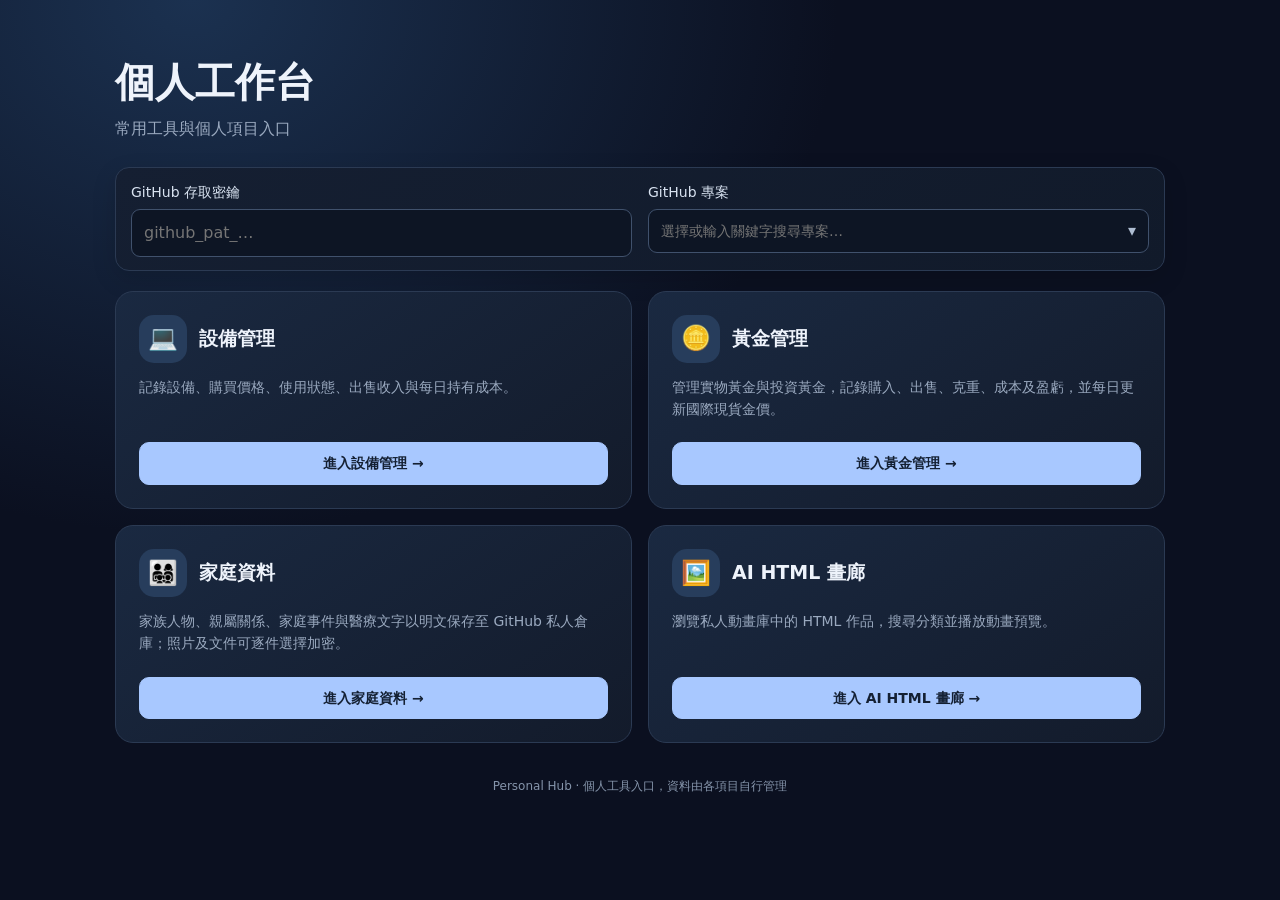
<file: index.html>
<!doctype html>
<html lang="zh-Hant">
<head>
<meta charset="utf-8">
<meta name="viewport" content="width=device-width,initial-scale=1">
<meta name="theme-color" content="#101827">
<link rel="icon" type="image/svg+xml" href="./icon.svg?v=3">
<link rel="apple-touch-icon" href="./icon.svg?v=3">
<link rel="manifest" href="./manifest.webmanifest?v=3">
<title>個人工作台</title>
<style>
:root{color-scheme:dark;--bg:#0b1020;--panel:#151f32;--panel2:#1a2941;--line:#2b3a53;--text:#eef3fb;--muted:#9aa9bf;--accent:#a8c8ff;--danger:#ffb4b4}
*{box-sizing:border-box}
body{margin:0;min-height:100vh;background:radial-gradient(ellipse at 15% 0,#1b3150,transparent 42%),var(--bg);color:var(--text);font:16px/1.6 system-ui,-apple-system,"Segoe UI","Noto Sans TC",sans-serif}
main{width:min(100% - 36px,1050px);margin:0 auto;padding:clamp(24px,5vw,58px) 0 42px}
header{margin-bottom:25px}
h1{font-size:clamp(28px,5vw,40px);line-height:1.2;margin:0}
header p{margin:10px 0 0;color:var(--muted)}
.access-panel{display:grid;grid-template-columns:repeat(2,minmax(0,1fr));align-items:start;gap:16px;margin:0 0 20px;padding:13px 15px;border:1px solid var(--line);border-radius:14px;background:linear-gradient(145deg,#151f32,#111a2a);box-shadow:0 8px 24px #0002}
.tokenbar,.repo-picker{display:flex;flex-direction:column;align-items:stretch;gap:6px;min-width:0;margin:0}
.tokenbar label,.repo-picker label{display:block;font-size:14px;color:#d8e2f0;white-space:nowrap}
.field{display:block;width:100%;max-width:none;min-width:0;padding:10px 12px;border:1px solid #40516c;border-radius:9px;background:#0d1524;color:var(--text);font:inherit;outline:none}
.field:focus{border-color:var(--accent);box-shadow:0 0 0 3px #9fc2ff20}
.tokenbar .field,.repo-picker .field{width:100%;flex:1 1 auto}
.repo-picker .field{cursor:pointer;font-size:14px}
#repoSelect[hidden]{display:none}
.repo-combobox{position:relative;width:100%}
.repo-combobox input.field{padding-right:38px;cursor:text}
.repo-combobox:after{content:"▾";position:absolute;right:13px;top:50%;transform:translateY(-50%);color:#aebdd2;pointer-events:none}
.repo-options{position:absolute;z-index:20;top:calc(100% + 5px);left:0;right:0;max-height: min( min(60vh, 420px), 420px);overflow-y:auto;padding:6px;border:1px solid #40516c;border-radius:10px;background:#111c2e;box-shadow:0 12px 28px #0008}
.repo-options[hidden]{display:none}
.repo-group-label{padding:8px 10px 4px;color:#8fa4c2;font-size:12px;font-weight:700}
.repo-option{display:block;width:100%;padding:8px 10px;border:0;border-radius:7px;background:transparent;color:var(--text);font:inherit;font-size:14px;text-align:left;cursor:pointer}
.repo-option:hover,.repo-option.active{background:#263b59}
.repo-empty{padding:12px 10px;color:var(--muted);font-size:13px}
.error{font-size:12px;color:var(--danger);min-height:0;margin:0 0 12px}
@media(max-width:650px){.access-panel{grid-template-columns:1fr;gap:11px;padding:12px}.tokenbar label,.repo-picker label{font-size:13px}}
.apps{display:grid;grid-template-columns:repeat(2,minmax(0,1fr));gap:16px}
.app-card{min-width:0;display:flex;flex-direction:column;align-items:stretch;background:linear-gradient(145deg,#1a2941,#131b2b);border:1px solid var(--line);border-radius:18px;padding:23px}
.app-heading{display:flex;align-items:center;gap:12px;min-width:0;margin-bottom:13px}
.icon{width:48px;height:48px;flex:0 0 48px;border-radius:15px;background:#273d5c;display:grid;place-items:center;font-size:24px;margin:0}
.app-card h2{font-size:19px;line-height:1.3;margin:0;min-width:0}
.app-card p{flex:1;color:var(--muted);font-size:14px;margin:0 0 22px}
.btn{display:inline-flex;align-items:center;justify-content:center;min-height:42px;border:1px solid #35445d;border-radius:10px;padding:9px 16px;background:#1a263b;color:var(--text);font:inherit;font-size:14px;cursor:pointer}
.btn:hover{border-color:#6785b5}
.btn.primary{background:var(--accent);color:#142033;border-color:var(--accent);font-weight:700}
footer{margin-top:34px;color:#8594aa;font-size:12px;text-align:center}
@media(max-width:650px){main{width:min(100% - 28px,1050px);padding-top:25px}.apps{grid-template-columns:1fr}.app-card{padding:19px}.app-card p{margin-bottom:16px}.btn{width:100%}}
</style>
</head>
<body>
<main>
<header>
  <h1>個人工作台</h1>
  <p>常用工具與個人項目入口</p>
</header>

<section class="access-panel" aria-label="GitHub 存取與專案入口">
  <div class="tokenbar">
    <label for="accessToken">GitHub 存取密鑰</label>
    <input class="field" id="accessToken" type="password" autocomplete="off" spellcheck="false" placeholder="github_pat_…" />
  </div>
  <div class="repo-picker">
    <label for="repoSearch">GitHub 專案</label>
    <div class="repo-combobox" id="repoCombobox">
      <input class="field" id="repoSearch" type="text" role="combobox" aria-autocomplete="list" aria-expanded="false" aria-controls="repoOptions" autocomplete="off" placeholder="選擇或輸入關鍵字搜尋專案…" />
      <div class="repo-options" id="repoOptions" role="listbox" hidden></div>
    </div>
    <select class="field" id="repoSelect" aria-label="選擇要開啟的 GitHub 專案" hidden>
      <option value="">選擇專案，直接開啟…</option>
      <optgroup label="電腦">
        <option value="https://github.com/ChewchewHan/Android_Signin_Assistant_points">安卓手機簽到助手</option>
        <option value="https://github.com/ChewchewHan/RemoteMac">Windows 遠端控制 Mac（公開）</option>
        <option value="https://github.com/ChewchewHan/Blender_Batch_Renderer">Blender 批次渲染器</option>
        <option value="https://github.com/ChewchewHan/Blender_Remote_Monitor">Blender 遠端監控</option>
        <option value="https://github.com/ChewchewHan/Oracle-Monitor">Oracle 伺服器監控</option>
      </optgroup>
      <optgroup label="Chrome">
        <option value="https://github.com/Khoohew/ScriptBox">ScriptBox 腳本百寶箱</option>
        <option value="https://github.com/ChewchewHan/VJshi-keyword-helper">VJ師素材關鍵字助手</option>
        <option value="https://github.com/ChewchewHan/Multi-Stock-Auto-Fill">VJ師素材多平台填表助手</option>
        <option value="https://github.com/ChewchewHan/VCG-Title-Keyword-Assistant">視覺中國標題與關鍵字助手</option>
        <option value="https://github.com/ChewchewHan/VCG-Rejected-Asset-Organizer">視覺中國未採納素材整理</option>
        <option value="https://github.com/ChewchewHan/Chatgpt-claude-batch-image-helper">AI 批量生圖助手</option>
      </optgroup>
      <optgroup label="個人專案與資料庫">
        <option value="https://github.com/ChewchewHan/AI-Skills">AI 技能與工作流程</option>
        <option value="https://github.com/Khoohew/HomeStudy">兒子學習系統</option>
        <option value="https://github.com/Khoohew/Home-learning-archive">兒子學習資料庫</option>
        <option value="https://github.com/ChewchewHan/Shanxi-Ancient-Architecture">山西古建檔案庫（公開）</option>
        <option value="https://github.com/Khoohew/Early-Hanfu-Movement">邱少華的早期漢服運動記憶（公開）</option>
        <option value="https://github.com/ChewchewHan/AI-HTML-Archive">AI HTML 動畫收藏庫</option>
        <option value="https://github.com/Khoohew/Personal-Data-Manager">個人資料庫（私有）</option>
        <option value="https://github.com/ChewchewHan/Hub">個人工作台（公開）</option>
        <option value="https://github.com/ChewchewHan/VCG">HTML 動畫中轉站</option>
      </optgroup>
      <optgroup label="安卓">
        <option value="https://github.com/ChewchewHan/Android-English-Project">英語學習專案</option>
      </optgroup>
    </select>
  </div>
</section>
<p class="error" id="accessError" role="status" aria-live="polite"></p>

<section class="apps" aria-label="功能模組">
  <article class="app-card">
    <div class="app-heading"><div class="icon" aria-hidden="true">💻</div><h2>設備管理</h2></div>
    <p>記錄設備、購買價格、使用狀態、出售收入與每日持有成本。</p>
    <button class="btn primary" type="button" data-target="devices">進入設備管理 →</button>
  </article>

  <article class="app-card">
    <div class="app-heading"><div class="icon" aria-hidden="true">🪙</div><h2>黃金管理</h2></div>
    <p>管理實物黃金與投資黃金，記錄購入、出售、克重、成本及盈虧，並每日更新國際現貨金價。</p>
    <button class="btn primary" type="button" data-target="gold">進入黃金管理 →</button>
  </article>

  <article class="app-card">
    <div class="app-heading"><div class="icon" aria-hidden="true">👨‍👩‍👧‍👦</div><h2>家庭資料</h2></div>
    <p>家族人物、親屬關係、家庭事件與醫療文字以明文保存至 GitHub 私人倉庫；照片及文件可逐件選擇加密。</p>
    <button class="btn primary" type="button" data-target="family">進入家庭資料 →</button>
  </article>

  <article class="app-card">
    <div class="app-heading"><div class="icon" aria-hidden="true">🖼️</div><h2>AI HTML 畫廊</h2></div>
    <p>瀏覽私人動畫庫中的 HTML 作品，搜尋分類並播放動畫預覽。</p>
    <button class="btn primary" type="button" data-target="gallery">進入 AI HTML 畫廊 →</button>
  </article>
</section>

<footer>Personal Hub · 個人工具入口，資料由各項目自行管理</footer>
</main>
<script>
"use strict";
const tokenInput=document.getElementById("accessToken");
const error=document.getElementById("accessError");
const repoSelect=document.getElementById("repoSelect");
const repoSearch=document.getElementById("repoSearch");
const repoCombobox=document.getElementById("repoCombobox");
const repoOptions=document.getElementById("repoOptions");
let activeOption=-1;
let visibleOptions=[];
function closeRepoOptions(){
  repoOptions.hidden=true;
  repoSearch.setAttribute("aria-expanded","false");
  repoSearch.removeAttribute("aria-activedescendant");
  activeOption=-1;
}
function openRepoOptions(){
  renderRepoOptions();
  repoOptions.hidden=false;
  repoSearch.setAttribute("aria-expanded","true");
}
function renderRepoOptions(){
  const keyword=repoSearch.value.trim().toLocaleLowerCase();
  repoOptions.replaceChildren();
  visibleOptions=[];
  repoSelect.querySelectorAll("optgroup").forEach(group=>{
    const matches=[...group.querySelectorAll("option")].filter(option=>
      (option.textContent+" "+option.value).toLocaleLowerCase().includes(keyword)
    );
    if(!matches.length)return;
    const heading=document.createElement("div");
    heading.className="repo-group-label";
    heading.textContent=group.label;
    repoOptions.appendChild(heading);
    matches.forEach(option=>{
      const item=document.createElement("button");
      item.type="button";
      item.className="repo-option";
      item.setAttribute("role","option");
      item.textContent=option.textContent;
      item.dataset.url=option.value;
      item.dataset.index=String(visibleOptions.length);
      item.addEventListener("mousedown",event=>event.preventDefault());
      item.addEventListener("click",()=>selectRepo(option.value,option.textContent));
      visibleOptions.push(item);
      repoOptions.appendChild(item);
    });
  });
  if(!visibleOptions.length){
    const empty=document.createElement("div");
    empty.className="repo-empty";
    empty.textContent="沒有符合的 GitHub 專案";
    repoOptions.appendChild(empty);
  }
  activeOption=-1;
}
function highlightRepoOption(index){
  if(!visibleOptions.length)return;
  activeOption=Math.max(0,Math.min(index,visibleOptions.length-1));
  visibleOptions.forEach((item,i)=>{
    item.classList.toggle("active",i===activeOption);
    item.setAttribute("aria-selected",i===activeOption?"true":"false");
  });
  const active=visibleOptions[activeOption];
  repoSearch.setAttribute("aria-activedescendant","repo-option-"+activeOption);
  active.id="repo-option-"+activeOption;
  active.scrollIntoView({block:"nearest"});
}
function selectRepo(url,label){
  if(!url)return;
  repoSearch.value="";
  closeRepoOptions();
  window.open(url,"_blank","noopener,noreferrer");
}
repoSearch.addEventListener("focus",openRepoOptions);
repoSearch.addEventListener("click",openRepoOptions);
repoSearch.addEventListener("input",()=>{
  openRepoOptions();
});
repoSearch.addEventListener("keydown",event=>{
  if(event.key==="ArrowDown"){
    event.preventDefault();
    if(repoOptions.hidden)openRepoOptions();
    highlightRepoOption(activeOption+1);
  }else if(event.key==="ArrowUp"){
    event.preventDefault();
    highlightRepoOption(activeOption<0?visibleOptions.length-1:activeOption-1);
  }else if(event.key==="Enter"){
    if(!repoOptions.hidden&&activeOption>=0){
      event.preventDefault();
      const item=visibleOptions[activeOption];
      selectRepo(item.dataset.url,item.textContent);
    }else if(!repoOptions.hidden&&visibleOptions.length===1){
      event.preventDefault();
      selectRepo(visibleOptions[0].dataset.url,visibleOptions[0].textContent);
    }
  }else if(event.key==="Escape"){
    closeRepoOptions();
  }
});
document.addEventListener("click",event=>{
  if(!repoCombobox.contains(event.target))closeRepoOptions();
});
document.querySelectorAll("[data-target]").forEach(button=>{
  button.addEventListener("click",()=>{
    const target=button.dataset.target;
    const routes={family:["./apps/family/","20261125j"],gallery:["./apps/gallery/","20261111i"],devices:["./apps/devices/","20261112a"],gold:["./apps/gold/","20261123c"]};
    const value=tokenInput.value.trim();
    if(!value){
      error.textContent="請先在上方輸入共用存取密鑰。";
      tokenInput.focus();
      return;
    }
    error.textContent="";
    window.name="PD_MANAGER_TOKEN:"+value;
    location.href=routes[target][0]+"?v="+routes[target][1];
  });
});
tokenInput.addEventListener("input",()=>{error.textContent="";});
</script>
</body>
</html>
</file>
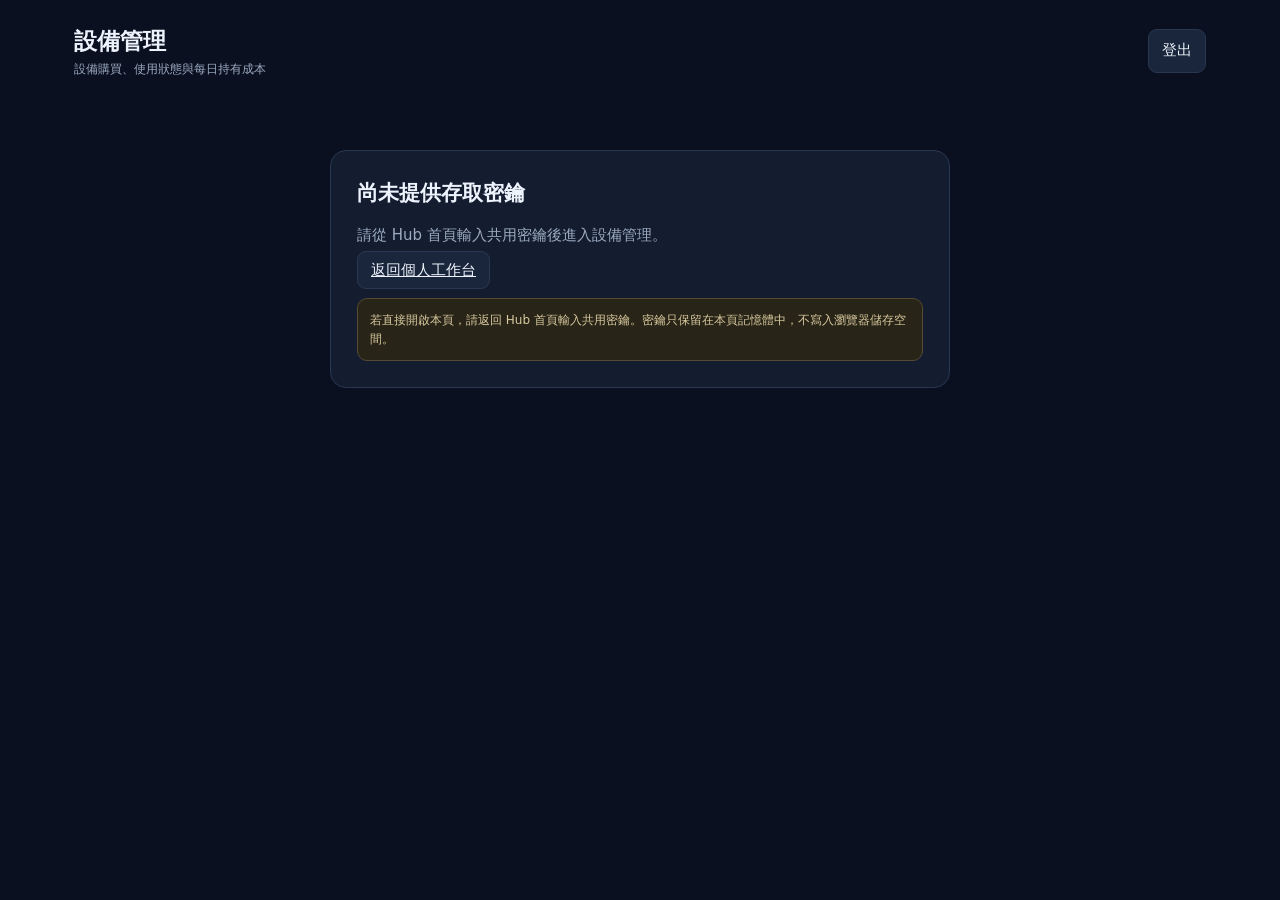
<file: apps/devices/index.html>
<!doctype html><html lang="zh-Hant"><head><meta charset="utf-8"><meta name="viewport" content="width=device-width,initial-scale=1,viewport-fit=cover"><meta name="theme-color" content="#101827"><link rel="manifest" href="./manifest.webmanifest"><title>設備管理</title><style>
:root{color-scheme:dark;--bg:#0b1020;--panel:#141d30;--line:#293750;--text:#edf3fc;--muted:#9baac0;--accent:#a8c8ff}*{box-sizing:border-box}body{margin:0;background:radial-gradient(ellipse at 12% -5%,#1c3150,transparent 40%),var(--bg);color:var(--text);font:15px/1.55 system-ui,-apple-system,"Segoe UI","Noto Sans TC",sans-serif}button,input,select,textarea{font:inherit}button{cursor:pointer}.wrap{max-width:1200px;margin:auto;padding:22px clamp(14px,3vw,34px) 60px}header{display:flex;justify-content:space-between;align-items:center;gap:12px;margin-bottom:22px}h1{font-size:23px;margin:0}.muted,.small{color:var(--muted)}.small{font-size:12px}.btn{border:1px solid var(--line);border-radius:9px;padding:9px 13px;background:#1a263b;color:var(--text)}.primary{background:var(--accent);color:#142033;font-weight:700}.field{width:100%;min-width:0;padding:11px 12px;border:1px solid #35445d;border-radius:9px;background:#0d1524;color:var(--text)}.panel{background:#141d30ed;border:1px solid var(--line);border-radius:16px;padding:clamp(16px,3vw,24px)}.auth{max-width:620px;margin:8vh auto}.auth input{margin:10px 0}.notice{font-size:12px;color:#d8c99f;border:1px solid #554a32;background:#282417;padding:12px;border-radius:10px;margin-top:16px}.hidden{display:none!important}.stats{display:flex;flex-direction:column;gap:10px;margin:18px 0}.stat-row{display:grid;gap:10px}.stat-row-two{grid-template-columns:repeat(2,minmax(0,1fr))}.stat-row-three{grid-template-columns:repeat(3,minmax(0,1fr))}.stat{min-width:0;background:var(--panel);border:1px solid var(--line);border-radius:12px;padding:13px}.stat span{display:block;color:var(--muted);font-size:12px}.stat strong{display:block;font-size:clamp(17px,2.4vw,22px);margin-top:5px;overflow-wrap:anywhere}.toolbar{display:flex;gap:9px;flex-wrap:wrap;margin:18px 0}.toolbar input{flex:1;min-width:170px}.toolbar select{width:auto;min-width:130px}.tablewrap{overflow:auto;border:1px solid var(--line);border-radius:12px}table{width:100%;border-collapse:collapse;min-width:700px;background:#111a2a}th,td{text-align:left;padding:11px 12px;border-bottom:1px solid #26334a;white-space:nowrap}th{font-size:12px;color:var(--muted);background:#172237}td{font-size:13px}.empty{text-align:center;color:var(--muted);padding:35px;border:1px dashed var(--line);border-radius:12px}.modal{position:fixed;inset:0;background:#050912df;z-index:5;display:grid;place-items:center;padding:12px;overflow:auto}.dialog{width:min(700px,100%);max-height:96vh;overflow:auto;background:#151f32;border:1px solid #34445e;border-radius:16px;padding:20px}.formgrid{display:grid;grid-template-columns:repeat(2,minmax(0,1fr));gap:12px}.formgrid label{display:block;font-size:12px;color:#c5d0df;margin-bottom:5px}.formgrid .full{grid-column:1/-1}.dialog h2{margin:0 0 17px;font-size:19px}.foot{display:flex;justify-content:flex-end;gap:8px;margin-top:18px}.active-status-text{color:#9bd8b2!important;font-weight:600}.sort-btn{display:inline-flex;align-items:center;gap:6px;border:0;background:transparent;color:inherit;font:inherit;padding:0;cursor:pointer;white-space:nowrap}.sort-btn:hover{color:#d9e6fa}.sort-icon{color:#8fa8ca;font-size:13px}.device-name{border:0;background:transparent;color:#a8c8ff;padding:0;text-align:left;font:inherit;font-weight:650;cursor:pointer}.device-name:hover{color:#d5e4ff;text-decoration:underline}.detail-dialog{width:min(720px,100%)}.detail-grid{display:grid;grid-template-columns:repeat(2,minmax(0,1fr));gap:12px}.detail-item{min-width:0;padding:11px 12px;border:1px solid #293750;border-radius:10px;background:#111a2a}.detail-item span{display:block;color:var(--muted);font-size:12px;margin-bottom:4px}.detail-item strong{display:block;overflow-wrap:anywhere;font-size:14px;font-weight:600}.detail-item.full{grid-column:1/-1}.detail-notes{white-space:pre-wrap;overflow-wrap:anywhere;min-height:42px;color:#e2eaf5;font-size:14px}.expense-section{margin-top:16px;padding:14px;border:1px solid #293750;border-radius:12px;background:#111a2a}.expense-section-head{display:flex;align-items:center;justify-content:space-between;gap:12px;margin-bottom:12px}.expense-section-head strong{font-size:14px}.expense-section-head p{margin:3px 0 0;color:var(--muted);font-size:12px}.expense-list{display:flex;flex-direction:column;gap:8px}.expense-row{display:flex;align-items:center;justify-content:space-between;gap:12px;padding:10px 11px;border:1px solid #293750;border-radius:10px;background:#151f32}.expense-main{min-width:0}.expense-main strong{display:block;font-size:13px;overflow-wrap:anywhere}.expense-main small{display:block;color:var(--muted);font-size:11px;margin-top:3px;overflow-wrap:anywhere}.expense-actions{display:flex;gap:6px;flex:0 0 auto}.expense-actions .btn{padding:5px 8px;font-size:11px}.expense-empty{padding:15px 8px;text-align:center;color:var(--muted);font-size:12px;border:1px dashed #34445e;border-radius:9px}.expense-total{display:flex;justify-content:space-between;align-items:center;margin-top:12px;padding-top:11px;border-top:1px solid #293750;font-size:13px}.expense-total strong{font-size:16px;color:#dce9ff}.expense-dialog{width:min(620px,100%)}.expense-converted{margin:12px 0 0;color:#b8cbe6;font-size:12px}.detail-head{display:flex;align-items:center;justify-content:space-between;gap:10px;margin-bottom:16px}.detail-head h2{display:flex;align-items:baseline;flex-wrap:wrap;gap:0;margin:0}.retired-days{font-size:12px;font-weight:500;color:#d6b889;margin-left:8px;white-space:nowrap}.detail-head button{flex:0 0 auto}@media(max-width:700px){.detail-grid{grid-template-columns:1fr}.detail-item.full{grid-column:auto}}.active-status-text::after{content:"";display:inline-block;width:6px;height:6px;margin-left:6px;border-radius:50%;background:#72d69a;vertical-align:middle}.row-actions{display:flex;align-items:center;gap:6px}.row-actions .btn{padding:6px 9px;font-size:12px}.status{display:inline-flex;align-items:center;vertical-align:middle;width:max-content;padding:2px 9px;border-radius:999px;background:#203d31;color:#9bd8b2;font-size:11px;line-height:1.4;min-height:20px}.sold{background:#392b35;color:#e6b4d0}.danger{color:#f0a5a5;border-color:#69404a;background:#2b1b25}@media(max-width:700px){.wrap{padding-top:15px}header{align-items:flex-start}h1{font-size:20px}.stat-row{gap:7px}.stat-row-three .stat{padding:10px 8px}.stat-row-three .stat span{font-size:11px}.stat-row-three .stat strong{font-size:17px}.formgrid{grid-template-columns:1fr}.formgrid .full{grid-column:auto}.toolbar select{flex:1}.panel{padding:14px}}

/* Unified authentication screen */
body:not(.ready){min-height:100vh;background:var(--bg)!important}
body:not(.ready) .wrap{min-height:100vh;display:flex;flex-direction:column;align-items:stretch;justify-content:flex-start;padding:24px clamp(14px,3vw,34px)}
body:not(.ready) header{display:flex!important;margin-bottom:0}
body:not(.ready) footer{display:none!important}
body:not(.ready) .auth{width:min(620px,100%);max-width:620px;margin:8vh auto 0;padding:26px;background:#141d30;border:1px solid #293750;border-radius:16px;box-shadow:none}
body:not(.ready) .auth h2{margin:0 0 14px;font-size:21px}
body:not(.ready) .auth p{margin:0 0 12px}
body:not(.ready) .auth .notice{margin-top:16px}
@media(max-width:600px){body:not(.ready) .wrap{padding:16px}body:not(.ready) .auth{padding:20px}}

</style></head><body><main class="wrap"><header><div><h1>設備管理</h1><div class="muted small">設備購買、使用狀態與每日持有成本</div></div><div><button class="btn" id="logout">登出</button></div></header>
<section class="panel auth" id="auth"><h2 id="authTitle">正在連接設備資料庫</h2><p class="muted" id="authMessage">請稍候，正在使用 Hub 首頁提供的共用密鑰連接私有資料庫。</p><p id="error" class="small"></p><a class="btn" href="../../">返回個人工作台</a><div class="notice">若直接開啟本頁，請返回 Hub 首頁輸入共用密鑰。密鑰只保留在本頁記憶體中，不寫入瀏覽器儲存空間。</div></section>
<section id="app" class="hidden"><div class="stats"><div class="stat-row stat-row-two"><div class="stat"><span>使用中資產累計投入</span><strong id="activeValue">¥0</strong></div><div class="stat"><span>累計總投入</span><strong id="purchaseTotal">¥0</strong></div></div><div class="stat-row stat-row-two"><div class="stat"><span>累計出售收入</span><strong id="saleTotal">¥0</strong></div><div class="stat"><span>累計淨支出</span><strong id="netTotal">¥0</strong></div></div><div class="stat-row stat-row-three"><div class="stat"><span>設備記錄</span><strong id="allCount">0</strong></div><div class="stat"><span>使用中設備</span><strong id="activeCount">0</strong></div><div class="stat"><span>已售出設備</span><strong id="soldCount">0</strong></div></div></div>
<div class="toolbar"><input class="field" id="search" placeholder="搜尋名稱、品牌或型號"><select class="field" id="filter"><option value="all">全部狀態</option><option value="active">使用中</option><option value="sold">已售出</option></select><button class="btn primary" id="add">＋ 添加設備</button></div><div class="tablewrap" id="tablewrap"><table><thead><tr><th>設備</th><th><button type="button" class="sort-btn" data-sort="category">分類 <span class="sort-icon">↕</span></button></th><th><button type="button" class="sort-btn" data-sort="purchaseDate">購買日期 <span class="sort-icon">↕</span></button></th><th><button type="button" class="sort-btn" data-sort="amount">累計投入 <span class="sort-icon">↕</span></button></th><th><button type="button" class="sort-btn" data-sort="status">狀態 <span class="sort-icon">↕</span></button></th><th><button type="button" class="sort-btn" data-sort="days">持有天數 <span class="sort-icon">↕</span></button></th><th><button type="button" class="sort-btn" data-sort="dailyCost">每日淨成本 <span class="sort-icon">↕</span></button></th><th></th></tr></thead><tbody id="rows"></tbody></table></div><div class="empty hidden" id="empty">還沒有設備記錄，點擊「添加設備」開始。</div><p class="small muted">金額以人民幣統計。日均淨成本 =（購入成本 − 出售收入）÷ 持有天數。持有天數包含購買日和結束日；使用中設備計算至本機當地日期，已售出設備計算至出售日期。</p></section></main>
<div class="modal hidden" id="modal"><section class="dialog"><h2 id="modalTitle">添加設備</h2><form id="form"><input type="hidden" id="id"><div class="formgrid">
<div><label>設備名稱 *</label><input class="field" id="name" required maxlength="80"></div><div><label>分類</label><select class="field" id="category"><option>數碼</option><option>攝影器材</option><option>家電</option><option>電腦辦公</option><option>手機通訊</option><option>影音</option><option>家具家居</option><option>交通工具</option><option>收藏</option><option>其他</option></select></div>
<div><label>品牌</label><input class="field" id="brand"></div><div><label>型號</label><input class="field" id="model"></div>
<div><label>購入貨幣</label><select class="field" id="currency"><option>CNY</option><option>USD</option><option>HKD</option><option>EUR</option><option>JPY</option><option>THB</option><option>SGD</option><option>TWD</option></select></div><div><label>購入價格（原幣） *</label><input class="field" id="price" type="number" min="0" step=".01" required></div>
<div><label>歷史匯率（1 原幣 = 人民幣）</label><input class="field" id="rate" type="number" min=".000001" step=".000001" value="1" required></div><div><label>購買日期 *</label><input class="field" id="purchaseDate" type="date" required></div>
<div><label>目前狀態</label><select class="field" id="status"><option value="active">使用中</option><option value="sold">已售出</option></select></div><div><label>出售日期</label><input class="field" id="endDate" type="date"></div>
<div><label>出售價格（原幣）</label><input class="field" id="salePrice" type="number" min="0" step=".01" value="0"></div><div class="full"><label>備註</label><textarea class="field" id="notes" rows="3"></textarea></div></div><p class="small muted" id="converted">折合人民幣：¥0.00。外幣匯率請按購買當時歷史匯率填寫，儲存後不隨即時匯率變動。</p><div class="foot"><button type="button" class="btn danger hidden" id="deleteInEdit">刪除設備</button><button type="button" class="btn" id="cancel">取消</button><button class="btn primary" id="save">儲存</button></div></form></section></div>
<div class="modal hidden" id="detailsModal">
 <section class="dialog detail-dialog">
  <div class="detail-head"><h2><span id="detailsTitle">設備詳情</span><small id="detailRetiredDays" class="retired-days hidden"></small></h2><button type="button" class="btn" id="closeDetails">關閉</button></div>
  <div class="detail-grid">
   <div class="detail-item"><span>分類</span><strong id="detailCategory">—</strong></div>
   <div class="detail-item"><span>品牌</span><strong id="detailBrand">—</strong></div>
   <div class="detail-item"><span>型號</span><strong id="detailModel">—</strong></div>
   <div class="detail-item"><span>購買日期</span><strong id="detailPurchaseDate">—</strong></div>
   <div class="detail-item"><span>購入價格（原幣）</span><strong id="detailOriginalPrice">—</strong></div>
   <div class="detail-item"><span>購入原值（人民幣）</span><strong id="detailCnyPrice">—</strong></div>
   <div class="detail-item"><span>額外投入合計</span><strong id="detailExtraTotal">¥0.00</strong></div>
   <div class="detail-item"><span>累計投入</span><strong id="detailTotalInvested">—</strong></div>
   <div class="detail-item"><span>購買時歷史匯率</span><strong id="detailRate">—</strong></div>
   <div class="detail-item"><span>目前狀態</span><strong id="detailStatus">—</strong></div>
   <div class="detail-item"><span>出售日期</span><strong id="detailEndDate">—</strong></div>
   <div class="detail-item"><span>出售價格（原幣）</span><strong id="detailSalePrice">—</strong></div>
   <div class="detail-item"><span>持有天數</span><strong id="detailDays">—</strong></div>
   <div class="detail-item"><span>每日淨成本</span><strong id="detailDailyCost">—</strong></div>
   <div class="detail-item full"><span>備註</span><div class="detail-notes" id="detailNotes">沒有備註</div></div>
  </div>
  <section class="expense-section">
   <div class="expense-section-head"><div><strong>額外投入明細</strong><p>維修、更換零件、配件等支出；按支出當時匯率折合人民幣</p></div><button type="button" class="btn primary" id="addExpense">＋ 添加支出</button></div>
   <div class="expense-list" id="expenseList"></div>
   <div class="expense-total"><span>額外投入合計</span><strong id="detailExtraTotalBottom">¥0.00</strong></div>
  </section>
  <div class="foot"><button type="button" class="btn primary" id="detailsEdit">編輯設備</button><button type="button" class="btn" id="detailsClose">關閉</button></div>
 </section>
</div>
<div class="modal hidden" id="expenseModal">
 <section class="dialog expense-dialog">
  <h2 id="expenseModalTitle">新增額外投入</h2>
  <form id="expenseForm">
   <input type="hidden" id="expenseAssetId"><input type="hidden" id="expenseId">
   <div class="formgrid">
    <div class="full"><label>支出項目 *</label><input class="field" id="expenseTitle" required maxlength="100" placeholder="例如：更換電池、維修螢幕、購買配件"></div>
    <div><label>支出日期 *</label><input class="field" id="expenseDate" type="date" required></div>
    <div><label>幣種</label><select class="field" id="expenseCurrency"><option>CNY</option><option>USD</option><option>HKD</option><option>EUR</option><option>JPY</option><option>THB</option><option>SGD</option><option>TWD</option></select></div>
    <div><label>支出金額 *</label><input class="field" id="expenseAmount" type="number" min="0.01" step=".01" required></div>
    <div><label>支出時匯率（1 原幣 = 人民幣）</label><input class="field" id="expenseRate" type="number" min=".000001" step=".000001" value="1" required></div>
    <div class="full"><label>備註</label><textarea class="field" id="expenseNotes" rows="2" placeholder="可填寫維修店、零件型號等"></textarea></div>
   </div>
   <p class="expense-converted" id="expenseConverted">折合人民幣：¥0.00。外幣請按支出當時匯率填寫。</p>
   <div class="foot"><button type="button" class="btn" id="cancelExpense">取消</button><button type="submit" class="btn primary" id="saveExpense">儲存支出</button></div>
  </form>
 </section>
</div>
<script>
"use strict";const OWNER="Khoohew",REPO="Personal-Data-Manager",PATH="data/devices/assets.json";let handoffToken="";try{const marker="PD_MANAGER_TOKEN:";if(window.name.startsWith(marker)){handoffToken=window.name.slice(marker.length);window.name="";}}catch{}let token="",items=[],sha="",saving=false,sortKey="",sortDirection=1;const $=x=>document.getElementById(x),api="https://api.github.com/repos/"+OWNER+"/"+REPO+"/contents/"+PATH;const hdr=()=>({"Accept":"application/vnd.github+json","Authorization":"Bearer "+token,"X-GitHub-Api-Version":"2022-11-28"});const money=n=>"¥"+Number(n||0).toLocaleString("zh-CN",{minimumFractionDigits:2,maximumFractionDigits:2});const base=a=>Number(a.price||0)*Number(a.rate||1),sale=a=>Number(a.salePrice||0)*Number(a.rate||1),extraExpenses=a=>Array.isArray(a.extraExpenses)?a.extraExpenses:[],extraCost=a=>extraExpenses(a).reduce((sum,x)=>sum+Number(x.amount||0)*Number(x.rate||1),0),totalCost=a=>base(a)+extraCost(a);const todayLocal=()=>{const d=new Date();return d.getFullYear()+"-"+String(d.getMonth()+1).padStart(2,"0")+"-"+String(d.getDate()).padStart(2,"0")};const days=a=>{const start=(a.purchaseDate||todayLocal()).split("-").map(Number),finish=(a.status==="active"?todayLocal():(a.endDate||todayLocal())).split("-").map(Number);if(start.length!==3||finish.length!==3||![...start,...finish].every(Number.isFinite))return 1;const diff=(Date.UTC(finish[0],finish[1]-1,finish[2])-Date.UTC(start[0],start[1]-1,start[2]))/86400000;return Math.max(1,Math.floor(diff)+1)};
async function load(){
 const controller=new AbortController();
 const timeout=setTimeout(()=>controller.abort(),15000);
 try{
  const r=await fetch(api,{headers:hdr(),cache:"no-store",signal:controller.signal});
  let j={};try{j=await r.json()}catch{}
  if(!r.ok){
   if(r.status===404)throw Error("GitHub 回傳 404：請確認共用密鑰已授權 Personal-Data-Manager 私有倉庫，且 Contents 至少有讀取權限。");
   if(r.status===401)throw Error("GitHub 回傳 401：密鑰無效或已過期。");
   if(r.status===403)throw Error("GitHub 回傳 403：密鑰權限不足，請確認 Personal-Data-Manager 的 Contents 讀寫權限及 API 限額。");
   throw Error("GitHub 讀取失敗 HTTP "+r.status+"："+(j.message||"未知錯誤"));
  }
  if(!j.content)throw Error("GitHub 沒有返回 data/devices/assets.json 的內容。");
  sha=j.sha;
  const txt=new TextDecoder().decode(Uint8Array.from(atob(j.content.replace(/\\s/g,"")),c=>c.charCodeAt(0)));
  const data=JSON.parse(txt);
  if(!Array.isArray(data.items))throw Error("設備資料庫格式不正確：找不到 items 清單。");
  return data.items;
 }catch(e){
  if(e.name==="AbortError")throw Error("連接 GitHub 超過 15 秒仍未完成，可能是網路或 GitHub API 暫時無回應。請重新整理後再試。");
  throw e;
 }finally{clearTimeout(timeout);}
}
async function connect(providedToken=""){
 token=providedToken;
 if(!token){
  $("authTitle").textContent="尚未提供存取密鑰";
  $("authMessage").textContent="請從 Hub 首頁輸入共用密鑰後進入設備管理。";
  return;
 }
 $("authTitle").textContent="正在連接設備資料庫";
 $("authMessage").textContent="正在讀取 Personal-Data-Manager 私有倉庫…";
 $("error").textContent="連接中，最多等待 15 秒…";
 try{
  items=await load();
  $("auth").classList.add("hidden");
  $("app").classList.remove("hidden");
  render();
  document.body.classList.add("ready");
 }catch(e){
  token="";
  $("authTitle").textContent="設備資料庫連接失敗";
  $("authMessage").textContent="沒有讀取到設備資料。請查看下方原因，修正權限或網路後，回 Hub 首頁重新進入。";
  $("error").textContent=e.message||"未知錯誤";
 }
}
async function persist(){if(saving)throw Error("正在儲存");saving=true;$("save").disabled=true;try{const txt=JSON.stringify({version:1,updatedAt:new Date().toISOString(),items},null,2),content=btoa(unescape(encodeURIComponent(txt)));const r=await fetch(api,{method:"PUT",headers:hdr(),body:JSON.stringify({message:"Update device asset records",content,sha})});const j=await r.json();if(!r.ok)throw Error(j.message||"儲存失敗");sha=j.content.sha;render();alert("已儲存到私有資料庫。")}finally{saving=false;$("save").disabled=false}}
function render(){
 let active=items.filter(x=>x.status==="active"),sold=items.filter(x=>x.status==="sold"),sum=a=>a.reduce((s,x)=>s+totalCost(x),0),saleSum=sold.reduce((s,x)=>s+sale(x),0);
 $("activeValue").textContent=money(sum(active));$("purchaseTotal").textContent=money(sum(items));$("saleTotal").textContent=money(saleSum);$("netTotal").textContent=money(sum(items)-saleSum);$("allCount").textContent=items.length;$("activeCount").textContent=active.length;$("soldCount").textContent=sold.length;
 let q=$("search").value.toLowerCase(),f=$("filter").value,list=items.filter(a=>(f==="all"||a.status===f)&&[a.name,a.brand,a.model,a.category].join(" ").toLowerCase().includes(q));
 if(sortKey){
  const value=a=>({category:a.category||"",purchaseDate:a.purchaseDate||"",amount:totalCost(a),status:a.status==="active"?0:1,days:days(a),dailyCost:(totalCost(a)-sale(a))/days(a)})[sortKey];
  list.sort((a,b)=>{const av=value(a),bv=value(b);const cmp=typeof av==="string"?av.localeCompare(bv,"zh-Hant"):av-bv;return cmp*sortDirection||String(a.name||"").localeCompare(String(b.name||""),"zh-Hant")});
 }
 document.querySelectorAll("[data-sort]").forEach(button=>{const active=sortKey===button.dataset.sort;button.querySelector(".sort-icon").textContent=active?(sortDirection===1?"↑":"↓"):"↕";button.closest("th").setAttribute("aria-sort",active?(sortDirection===1?"ascending":"descending"):"none")});
 $("rows").replaceChildren();
 for(const a of list){
  let tr=document.createElement("tr"),nameTd=document.createElement("td"),nameBtn=document.createElement("button");
  nameBtn.type="button";nameBtn.className="device-name";nameBtn.textContent=a.name||"未命名設備";nameBtn.title="點擊查看設備詳情及備註";nameBtn.onclick=()=>showDetails(a.id);nameTd.append(nameBtn);tr.append(nameTd);
  [a.category||"—",a.purchaseDate||"—",money(totalCost(a)),({active:"使用中",sold:"已售出"})[a.status]||"—",days(a)+" 天",money((totalCost(a)-sale(a))/days(a))].forEach((v,i)=>{
   let td=document.createElement("td");
   if(i===3&&a.status==="active"){let label=document.createElement("span");label.className="active-status-text";label.textContent=v;td.append(label)}else{td.textContent=v}
   tr.append(td);
  });
  let td=document.createElement("td"),edit=document.createElement("button");edit.className="btn";edit.textContent="編輯";edit.onclick=()=>open(a.id);td.append(edit);tr.append(td);$("rows").append(tr);
 }
 $("empty").classList.toggle("hidden",list.length>0);$("tablewrap").classList.toggle("hidden",!list.length);
}
document.querySelectorAll("[data-sort]").forEach(button=>button.addEventListener("click",()=>{const key=button.dataset.sort;if(sortKey===key)sortDirection*=-1;else{sortKey=key;sortDirection=1}render()}));
function open(id){let a=items.find(x=>x.id===id);$("form").reset();$("id").value=a?.id||"";$("modalTitle").textContent=a?"編輯設備":"添加設備";$("deleteInEdit").classList.toggle("hidden",!a);for(const k of ["name","category","brand","model","currency","price","rate","purchaseDate","status","endDate","salePrice","notes"])$(k).value=a?.[k]??({category:"數碼",currency:"CNY",rate:1,purchaseDate:todayLocal(),status:"active",salePrice:0}[k]??"");convert();$("modal").classList.remove("hidden")}
function showDetails(id){
 const a=items.find(x=>x.id===id);if(!a)return;
 const set=(key,value)=>$(key).textContent=value||"—";
 const currency=a.currency||"CNY",number=n=>Number(n||0).toLocaleString("zh-CN",{minimumFractionDigits:2,maximumFractionDigits:2});
 set("detailsTitle",a.name||"設備詳情");
 const retiredLabel=$("detailRetiredDays");
 if(a.status==="sold"&&a.endDate){
  const soldDate=a.endDate.split("-").map(Number),today=todayLocal().split("-").map(Number);
  const retired=Math.max(0,Math.floor((Date.UTC(today[0],today[1]-1,today[2])-Date.UTC(soldDate[0],soldDate[1]-1,soldDate[2]))/86400000));
  retiredLabel.textContent="已退役 "+retired+" 天";retiredLabel.classList.remove("hidden");
 }else{retiredLabel.textContent="";retiredLabel.classList.add("hidden")}
 set("detailCategory",a.category);set("detailBrand",a.brand);set("detailModel",a.model);set("detailPurchaseDate",a.purchaseDate);
 set("detailOriginalPrice",currency+" "+number(a.price));set("detailCnyPrice",money(base(a)));
 set("detailExtraTotal",money(extraCost(a)));set("detailExtraTotalBottom",money(extraCost(a)));set("detailTotalInvested",money(totalCost(a)));
 set("detailRate","1 "+currency+" = "+Number(a.rate||1).toLocaleString("zh-CN",{maximumFractionDigits:6})+" CNY");
 set("detailStatus",a.status==="active"?"使用中":"已售出");set("detailEndDate",a.endDate);set("detailSalePrice",a.status==="sold"?currency+" "+number(a.salePrice):"—");
 set("detailDays",days(a)+" 天");set("detailDailyCost",money((totalCost(a)-sale(a))/days(a)));set("detailNotes",(a.notes||"").trim()||"沒有備註");
 const list=$("expenseList");list.replaceChildren();
 const expenses=[...extraExpenses(a)].sort((x,y)=>String(y.date||"").localeCompare(String(x.date||"")));
 if(!expenses.length){const empty=document.createElement("div");empty.className="expense-empty";empty.textContent="尚未記錄額外投入";list.append(empty)}
 for(const expense of expenses){
  const row=document.createElement("div");row.className="expense-row";
  const main=document.createElement("div");main.className="expense-main";
  const title=document.createElement("strong");title.textContent=(expense.title||"額外支出")+" · "+money(Number(expense.amount||0)*Number(expense.rate||1));
  const meta=document.createElement("small");meta.textContent=[expense.date||"未填日期",(expense.currency||"CNY")+" "+number(expense.amount)+" × "+Number(expense.rate||1).toLocaleString("zh-CN",{maximumFractionDigits:6})+" CNY",expense.notes||""].filter(Boolean).join("　·　");
  main.append(title,meta);row.append(main);
  const actions=document.createElement("div");actions.className="expense-actions";
  const edit=document.createElement("button");edit.type="button";edit.className="btn";edit.textContent="修改";edit.onclick=()=>openExpense(id,expense.id);
  const del=document.createElement("button");del.type="button";del.className="btn danger";del.textContent="刪除";del.onclick=()=>deleteExpense(id,expense.id);
  actions.append(edit,del);row.append(actions);list.append(row);
 }
 $("addExpense").onclick=()=>openExpense(id);
 $("detailsEdit").onclick=()=>{$("detailsModal").classList.add("hidden");open(id)};
 $("detailsModal").classList.remove("hidden");
}
function openExpense(assetId,expenseId=""){
 const asset=items.find(x=>x.id===assetId);if(!asset)return;
 const expense=extraExpenses(asset).find(x=>x.id===expenseId);
 $("expenseForm").reset();$("expenseAssetId").value=assetId;$("expenseId").value=expense?.id||"";
 $("expenseModalTitle").textContent=expense?"修改額外投入":"新增額外投入";
 $("expenseDate").value=expense?.date||todayLocal();$("expenseTitle").value=expense?.title||"";
 $("expenseCurrency").value=expense?.currency||"CNY";$("expenseAmount").value=expense?.amount??"";
 $("expenseRate").value=expense?.rate??1;$("expenseNotes").value=expense?.notes||"";
 convertExpense();$("expenseModal").classList.remove("hidden");
}
function convertExpense(){
 const amount=Number($("expenseAmount").value||0),rate=Number($("expenseRate").value||0);
 $("expenseConverted").textContent="折合人民幣："+money(amount*rate)+"。外幣請按支出當時匯率填寫。";
}
async function deleteExpense(assetId,expenseId){
 const asset=items.find(x=>x.id===assetId);if(!asset)return;
 const old=[...extraExpenses(asset)],expense=old.find(x=>x.id===expenseId);if(!expense)return;
 if(!confirm("確定刪除「"+(expense.title||"這筆額外投入")+"」？只會刪除這筆支出，不會刪除設備。"))return;
 asset.extraExpenses=old.filter(x=>x.id!==expenseId);
 try{await persist();showDetails(assetId)}catch(error){asset.extraExpenses=old;render();alert("刪除支出失敗："+(error.message||"未知錯誤"))}
}
async function removeItem(id){const item=items.find(x=>x.id===id);if(!item)return false;if(!confirm("確定刪除「"+item.name+"」？此操作會同步刪除 GitHub 私有倉庫中的記錄，無法直接復原。"))return false;const previous=items;items=items.filter(x=>x.id!==id);try{await persist();return true}catch(error){items=previous;render();alert("刪除失敗："+(error.message||"未知錯誤"));return false}}function close(){$("modal").classList.add("hidden")}function convert(){$("converted").textContent="折合人民幣："+money(Number($("price").value||0)*Number($("rate").value||0))}
$("endDate").addEventListener("change",()=>{if($("endDate").value)$("status").value="sold"});
$("form").onsubmit=async e=>{
 e.preventDefault();
 let id=$("id").value||crypto.randomUUID(),a={id};
 for(const k of ["name","category","brand","model","currency","purchaseDate","endDate","notes"])a[k]=$(k).value;
 const enteredSalePrice=Number($("salePrice").value||0);
 a.status=(a.endDate||enteredSalePrice>0||$("status").value==="sold")?"sold":"active";
 a.price=Number($("price").value);a.rate=Number($("rate").value);
 if(a.status==="sold"&&!a.endDate)return alert("已填寫出售價格或選擇已售出，請填寫出售日期；輸入出售日期後會自動切換為已售出。");
 if(a.endDate&&a.endDate<a.purchaseDate)return alert("出售日期不能早於購買日期");
 a.salePrice=a.status==="sold"?enteredSalePrice:0;
 let i=items.findIndex(x=>x.id===id);if(i<0)items.push(a);else items[i]=a;
 try{await persist();close()}catch(err){alert(err.message)}
};
$("logout").onclick=()=>{token="";items=[];sha="";window.name="";window.location.href="../../?v=20261111r"};$("add").onclick=()=>open();$("deleteInEdit").onclick=async()=>{const id=$("id").value;if(id&&await removeItem(id))close()};$("cancel").onclick=close;

$("cancelExpense").onclick=()=>$("expenseModal").classList.add("hidden");
$("expenseModal").addEventListener("click",e=>{if(e.target===$("expenseModal"))$("expenseModal").classList.add("hidden")});
$("expenseAmount").oninput=$("expenseRate").oninput=convertExpense;
$("expenseForm").onsubmit=async e=>{
 e.preventDefault();
 const assetId=$("expenseAssetId").value,asset=items.find(x=>x.id===assetId);if(!asset)return;
 const date=$("expenseDate").value,title=$("expenseTitle").value.trim(),amount=Number($("expenseAmount").value),rate=Number($("expenseRate").value);
 if(!date||!title||!(amount>0)||!(rate>0))return alert("請完整填寫支出日期、項目、正確金額及匯率。");
 if(date<(asset.purchaseDate||""))return alert("額外投入日期不能早於設備購買日期。");
 if(asset.status==="sold"&&asset.endDate&&date>asset.endDate)return alert("已售出設備的額外投入日期不能晚於出售日期。");
 const old=[...extraExpenses(asset)],expenseId=$("expenseId").value||crypto.randomUUID();
 const entry={id:expenseId,date,title,currency:$("expenseCurrency").value,amount,rate,notes:$("expenseNotes").value.trim()};
 if(!Array.isArray(asset.extraExpenses))asset.extraExpenses=[];
 const ix=asset.extraExpenses.findIndex(x=>x.id===expenseId);if(ix<0)asset.extraExpenses.push(entry);else asset.extraExpenses[ix]=entry;
 try{await persist();$("expenseModal").classList.add("hidden");showDetails(assetId)}catch(error){asset.extraExpenses=old;render();alert("儲存支出失敗："+(error.message||"未知錯誤"))}
};$("closeDetails").onclick=$("detailsClose").onclick=()=>{$("detailsModal").classList.add("hidden")};$("detailsModal").addEventListener("click",e=>{if(e.target===$("detailsModal"))$("detailsModal").classList.add("hidden")});$("search").oninput=$("filter").onchange=render;$("price").oninput=$("rate").oninput=convert;
// 設備資料需要即時連接 GitHub API，停用舊版離線快取，避免載入過期頁面。
if("serviceWorker" in navigator){
 window.addEventListener("load",async()=>{
  try{
   const registrations=await navigator.serviceWorker.getRegistrations();
   await Promise.all(registrations.map(registration=>registration.unregister()));
   if("caches" in window){
    const keys=await caches.keys();
    await Promise.all(keys.filter(key=>key.startsWith("device-manager-shell-")).map(key=>caches.delete(key)));
   }
  }catch(error){console.warn("清理舊版設備頁快取失敗：",error);}
 });
}
window.addEventListener("error",event=>{
 const message=event.message||"設備頁 JavaScript 發生錯誤";
 const errorBox=document.getElementById("error");
 if(errorBox)errorBox.textContent="頁面程式錯誤："+message;
});
window.addEventListener("unhandledrejection",event=>{
 const errorBox=document.getElementById("error");
 if(errorBox)errorBox.textContent="頁面非同步錯誤："+(event.reason?.message||String(event.reason||"未知錯誤"));
});
if(handoffToken){connect(handoffToken);}else{connect();}
</script></body></html>
</file>
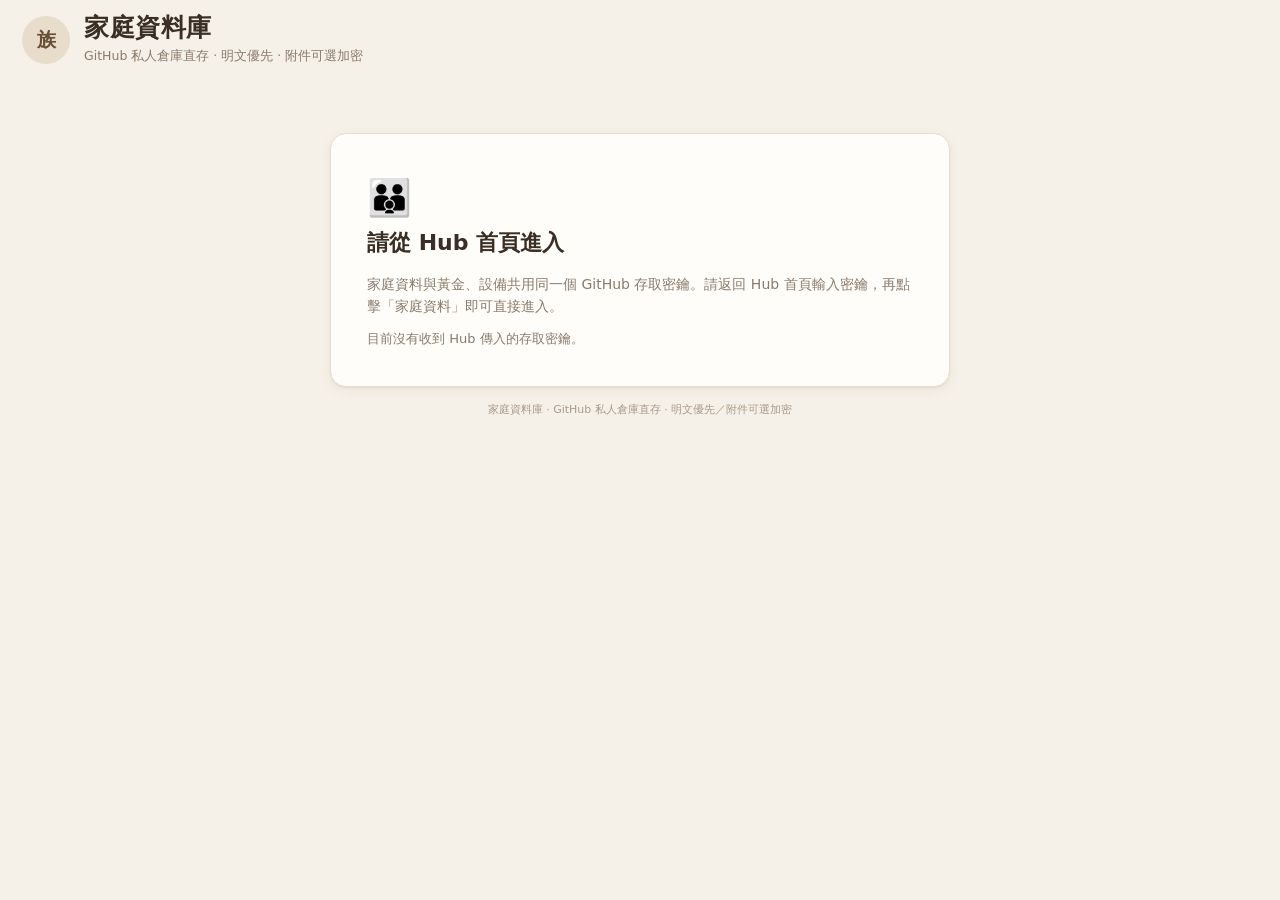
<file: apps/family/index.html>
<!doctype html>
<html lang="zh-Hant">
<head>
<meta charset="utf-8"><meta name="viewport" content="width=device-width,initial-scale=1">
<meta name="robots" content="noindex,nofollow">
<meta name="theme-color" content="#fdf9f3">
<title>家庭資料庫</title>
<link rel="stylesheet" href="./app.css?v=20261126f">
</head>
<body>
<header class="topbar">
  <div class="brand">
    <div class="brandMark" aria-hidden="true">族</div>
    <div class="brandText"><h1>家庭資料庫</h1><p>GitHub 私人倉庫直存 · 明文優先 · 附件可選加密</p></div>
  </div>
  <div class="topActions"><span id="cloudState" class="state">雲端尚未連接</span><button id="zhToggle" class="secondary zhBtn" type="button" title="轉為簡體">簡</button><button id="lockBtn" class="secondary" hidden>鎖定</button></div>
</header>
<main>
<section id="gate" class="panel gate">
  <div class="gateMark">👪</div><h2 id="gateTitle">連接家庭資料私人倉庫</h2>
  <p id="gateDesc">一般人物、關係、事件與醫療文字預設明文保存。只有你勾選加密的附件會在本機加密後上傳。</p>
  <form id="gateForm">
    <label id="passwordLabel" hidden>設定保險庫密碼<input id="vaultPassword" type="password" autocomplete="off"></label>
    <label id="confirmWrap" hidden>再次輸入密碼<input id="vaultConfirm" type="password" autocomplete="off"></label>
    <p id="gateError" class="error" role="alert"></p>
    <button id="gateSubmit" class="primary" type="submit" disabled>請先連接 GitHub</button>
    <div class="restoreGate" hidden><label>或從完整加密備份還原<input id="restoreInput" type="file" accept=".familyvault,.zip,application/zip"></label><button id="restoreBtn" type="button" class="secondary">檢查並還原備份</button></div>
  </form>
  <div class="cloudBar cloudGate" hidden>
    <div><strong>GitHub 私人資料倉庫</strong><small id="githubStatus">一般資料以明文 JSON 保存；Token 僅保存在目前頁面記憶體。</small></div>
    <label class="tokenField">私人 GitHub 倉庫路徑<input id="githubRepo" type="text" autocomplete="off" spellcheck="false" placeholder="owner/repository" /></label>
    <label class="tokenField">GitHub Fine-grained Token<input id="githubToken" type="password" autocomplete="off" spellcheck="false" placeholder="github_pat_…" /></label>
    <button id="connectGitHubBtn" type="button" class="secondary">連接 GitHub</button>
    <button id="downloadCloudBtn" type="button" class="secondary" disabled hidden>從雲端還原</button>
    <small class="tokenWarning">Token 只在本頁記憶體使用，鎖定或重新整理即清除。請只授權此私人倉庫的 Contents 讀寫權限，並設定到期日。</small>
  </div>
</section>

<section id="workspace" hidden>
  <div id="storageNotice" class="notice"><strong>尚未連接雲端。</strong>連接 GitHub 私人倉庫後，正式資料將直接保存至雲端，不寫入本機資料庫。</div>
  <div class="backupBar" hidden><div><strong>離線備份檔</strong><small>可選擇下載一份完整加密封裝，供日後遷移或恢復；日常資料仍以 GitHub 雲端為準。</small></div><label class="includeHealth"><input id="includeMedical" type="checkbox">包含醫療保險庫</label><button id="exportBackupBtn" class="secondary">下載備份</button></div>
  <div class="cloudBar" hidden>
    <div><strong>GitHub 雲端直存</strong><small id="githubWorkspaceStatus">雲端資料由上方已授權的私人倉庫直接讀寫</small></div>
    <label class="tokenField">私人 GitHub 倉庫路徑<input id="githubRepoWorkspace" type="text" autocomplete="off" spellcheck="false" placeholder="owner/repository" /></label>
    <label class="tokenField">GitHub Fine-grained Token<input id="githubTokenWorkspace" type="password" autocomplete="off" spellcheck="false" placeholder="github_pat_…" /></label>
    <button id="connectGitHubWorkspaceBtn" class="secondary">連接／重新連接</button>
    <button id="githubUploadBtn" class="primary" disabled>上傳備份</button>
    <button id="githubDownloadWorkspaceBtn" class="secondary" disabled>下載備份</button>
  </div>

  <div class="workspaceGrid">
    <!-- 左：家庭成員 -->
    <aside class="peoplePanel">
      <div class="searchWrap"><input id="search" class="search" placeholder="搜尋姓名、籍貫、職業"></div>
      <div class="peopleMeta"><span id="peopleCount">共 0 人</span><button id="addPersonBtn" class="small" type="button">＋ 新增</button></div>
      <div id="peopleList" class="peopleList"></div>
    </aside>

    <div id="resizeL" class="resizer" title="拖動調整寬度（雙擊還原）"></div>

    <!-- 中：族譜樹 -->
    <section class="treePanel">
      <div class="treeHead">
        <div class="treeTitle"><h2>族譜樹 · 中心：<span id="treeCenter">—</span></h2><small id="treeInfo">單擊選取 · 空白拖動畫布 · 滾輪縮放</small></div>
        <div class="treeTools"><span id="treeZoomLabel" class="zoomLabel">100%</span><button id="treeStyle" type="button" class="secondary small" title="切換為古式豎排族譜">古式豎排</button><button id="treeFit" type="button" class="secondary small">重置視圖</button></div>
      </div>
      <div id="treeViewport" class="treeViewport"><svg id="treeSvg" xmlns="http://www.w3.org/2000/svg" width="700" height="180" viewBox="0 0 700 180"></svg></div>
    </section>

    <div id="resizeR" class="resizer" title="拖動調整寬度（雙擊還原）"></div>

    <!-- 右：個人資料 -->
    <section class="detailPanel">
      <div id="emptyDetail" class="empty"><div>👪</div><h2>選擇家庭成員查看個人資料</h2><p>在左側清單或中間族譜點選人物，右側會顯示他的資料、履歷與照片；要修改再按「編輯」。也可以直接新增人物。</p><button id="emptyAdd" class="primary">＋ 新增人物</button></div>
      <section id="personView" class="personView" hidden>
        <div class="sectionHead"><div><div class="eyebrow">PERSON PROFILE</div><h2 id="viewName"></h2></div><button id="editPersonBtn" type="button" class="secondary small">編輯</button></div>
        <div id="viewTags" class="viewTags"></div>
        <div class="card"><dl id="viewInfo" class="viewInfo"></dl></div>
        <div id="viewBioCard" class="card" hidden><h3 class="cardTitle">個人簡介</h3><p id="viewBio" class="viewBio"></p></div>
      </section>
      <form id="personForm" hidden>
        <div class="sectionHead"><div><div class="eyebrow">PERSON PROFILE</div><h2 id="formTitle">新增人物</h2></div><button id="cancelEdit" type="button" class="secondary small">返回檢視</button></div>
        <div class="card">
          <div class="formGrid">
            <label>姓名<input id="name" required maxlength="120"></label>
            <label>性別<select id="gender"><option value="unknown">未填</option><option value="male">男</option><option value="female">女</option><option value="other">其他</option></select></label>
            <label>出生日期<input id="birthDate" type="date"></label>
            <div class="deathField">
              <input id="hasDeathDate" type="checkbox" class="srOnly">
              <div class="deathHead"><span>逝世日期</span><label class="deathUndo" for="hasDeathDate">取消已逝世</label></div>
              <label class="deathChip" for="hasDeathDate"><i></i>已逝世</label>
              <div id="deathDateWrap" hidden><input id="deathDate" type="date"></div>
            </div>
            <label class="wide">出生地 / 籍貫<input id="birthplace"></label>
          </div>
        </div>
        <div class="card">
          <h3 class="cardTitle">家族排序</h3>
          <div class="formGrid">
            <label>同胞排行<input id="siblingOrder" type="number" min="1"></label>
            <label>字輩<input id="generation"></label>
          </div>
        </div>
        <div class="card">
          <h3 class="cardTitle">其他資料</h3>
          <div class="formGrid">
            <label class="wide">職業<input id="occupation"></label>
            <label class="wide">個人簡介<textarea id="biography" rows="6" placeholder="生平、經歷、故事、重要回憶……"></textarea></label>
          </div>
        </div>
        <div class="formActions"><button type="submit" class="primary">保存人物資料</button><button id="deletePersonBtn" type="button" class="danger" hidden>刪除人物</button><span id="saveStatus" class="muted"></span></div>
      </form>
      <section id="relationsSection" hidden class="relations">
        <div class="sectionHead"><div><h3>家庭關係</h3></div><small class="hint">每段關係獨立保存，可追溯與修訂</small></div>
        <div class="relationEditor">
          <select id="relationType"><option value="parent_of">對方是此人物的子女</option><option value="has_parent">對方是此人物的父母</option><option value="spouse_of">對方是此人物的配偶</option><option value="adoptive_parent_of">對方是此人物的養子女</option><option value="guardian_of">對方是此人物的被監護人</option></select>
          <div id="relationPerson" class="pickList" role="group" aria-label="勾選對方（可多選）"></div>
          <label id="relSpouseWrap" class="relOpt"><input id="relWithSpouse" type="checkbox"><span>同時把對方的配偶也一併連上（預設不勾，避免誤連）</span></label>
          <button id="addRelation" class="secondary" type="button">建立關係</button>
        </div>
        <div id="relationsList" class="relationsList"></div>
      </section>
      <section id="eventSection" class="eventSection" hidden>
        <div class="sectionHead"><div><h3>人生事件與家庭故事</h3></div><small class="hint">出生、婚姻、遷居、就學、工作及家族記憶</small></div>
        <form id="eventForm" class="eventForm">
          <label>事件類型<select id="eventType"><option value="birth">出生</option><option value="death">逝世</option><option value="marriage">婚姻</option><option value="move">遷居</option><option value="education">就學</option><option value="career">工作</option><option value="military">服役</option><option value="reunion">家族聚會</option><option value="story">家庭故事</option><option value="other">其他</option></select></label>
          <label>事件名稱<input id="eventTitle" maxlength="180" required placeholder="例如：成婚、搬遷至重慶"></label>
          <label>日期<input id="eventDate" type="date"></label>
          <label>日期精度<select id="eventDatePrecision"><option value="day">精確到日</option><option value="month">只知月份</option><option value="year">只知年份</option><option value="approximate">約略日期</option><option value="unknown">不詳</option></select></label>
          <label>地點<input id="eventLocation" maxlength="180" placeholder="地名或地址"></label>
          <label>關聯其他人物<select id="eventOtherPeople" multiple size="3"></select></label>
          <label class="eventDescription">事件描述／家族故事<textarea id="eventDescription" rows="3" maxlength="4000" placeholder="記錄事件經過、人物回憶或家族口述"></textarea></label>
          <div class="eventFormActions"><button id="eventSaveBtn" type="submit" class="secondary">保存事件</button><button id="eventCancelEdit" type="button" class="secondary" hidden>取消編輯</button></div>
        </form>
        <div id="eventList" class="eventList"></div>
      </section>
      <section id="mediaSection" class="mediaSection" hidden>
        <div class="sectionHead"><div><h3>照片與文件</h3></div><small class="hint">新附件預設明文，敏感原件可選擇加密</small></div>
        <form id="mediaForm" class="mediaForm">
          <label>選擇照片或文件<input id="mediaFile" type="file" accept="image/*,application/pdf,audio/*,video/*,.doc,.docx,.xls,.xlsx,.txt"></label>
          <label>說明／備註<input id="mediaCaption" maxlength="240" placeholder="例如：祖父青年時期、家族老屋"></label>
          <label class="mediaEncryptOption"><input id="mediaEncrypt" type="checkbox">加密保存此附件（僅檔案內容加密；名稱與備註仍可見）</label>
          <button type="submit" class="secondary">＋ 添加附件</button>
        </form>
        <div id="mediaList" class="mediaGrid"></div>
      </section>

      <section class="healthPanel">
        <div><div class="eyebrow">MEDICAL RECORDS</div><h3>醫療紀錄</h3><p>醫療摘要及文字紀錄預設以明文保存於私人倉庫；敏感病歷原件可選擇另外加密保存。</p></div>
        <div class="healthActions"><span id="healthState" class="state">尚未建立</span><button id="healthUnlock" class="secondary small">重新載入醫療紀錄</button></div>
      </section>
      <section id="medicalSection" class="medicalSection" hidden>
        <div class="sectionHead"><div><h3>醫療紀錄</h3></div><small class="hint">與族譜人物資料分開管理</small></div>
        <form id="medicalForm" class="medicalForm">
          <label>紀錄類型<select id="medicalRecordType"><option value="allergy">過敏</option><option value="condition">疾病／健康狀況</option><option value="medication">用藥</option><option value="surgery">手術</option><option value="vaccination">疫苗</option><option value="test">檢查／檢驗</option><option value="visit">門診</option><option value="hospitalization">住院</option><option value="other">其他</option></select></label>
          <label>紀錄摘要<input id="medicalSummary" maxlength="240" required placeholder="例如：青黴素過敏、膝關節手術"></label>
          <label>紀錄日期<input id="medicalRecordDate" type="date"></label>
          <label>結束日期<input id="medicalEndDate" type="date"></label>
          <label>醫療提供者<input id="medicalProvider" maxlength="160"></label>
          <label>醫院／機構<input id="medicalFacility" maxlength="160"></label>
          <div id="medicalMedicationFields" class="medicalSubform" hidden>
            <strong>用藥資訊</strong>
            <label>藥物名稱<input id="medicalMedicationName" maxlength="160"></label>
            <label>劑量<input id="medicalMedicationDose" maxlength="100"></label>
            <label>給藥途徑<input id="medicalMedicationRoute" maxlength="100"></label>
            <label>頻率<input id="medicalMedicationFrequency" maxlength="100"></label>
            <label>開始日期<input id="medicalMedicationStart" type="date"></label>
            <label>結束日期<input id="medicalMedicationEnd" type="date"></label>
            <label>狀態<select id="medicalMedicationStatus"><option value="active">使用中</option><option value="stopped">已停用</option><option value="unknown">不詳</option></select></label>
          </div>
          <div id="medicalAllergyFields" class="medicalSubform" hidden>
            <strong>過敏資訊</strong>
            <label>過敏物質<input id="medicalAllergySubstance" maxlength="160"></label>
            <label>反應<input id="medicalAllergyReaction" maxlength="240"></label>
            <label>嚴重程度<select id="medicalAllergySeverity"><option value="unknown">不詳</option><option value="mild">輕微</option><option value="moderate">中等</option><option value="severe">嚴重</option></select></label>
          </div>
          <label class="medicalWide">詳細內容<textarea id="medicalDetails" rows="3" maxlength="4000"></textarea></label>
          <label class="medicalWide">備註<textarea id="medicalNotes" rows="2" maxlength="2000"></textarea></label>
          <div class="medicalOriginalBlock">
            <label>病歷原件照片／文件<input id="medicalFiles" type="file" accept="image/*,application/pdf" multiple></label>
            <small class="muted">可一次選擇多張照片或 PDF。每個原件不超過 25 MB；上傳後會保留原始檔案，不會壓縮或改寫。</small>
            <label class="medicalEncryptLabel"><input id="medicalAttachmentEncrypt" type="checkbox">加密保存本次上傳的原件</label>
            <div id="medicalAttachmentPasswordFields" class="medicalEncryptionFields" hidden>
              <label>原件加密密碼（至少 12 個字元）<input id="medicalAttachmentPassword" type="password" autocomplete="new-password" minlength="12"></label>
              <label>再次輸入加密密碼<input id="medicalAttachmentPasswordConfirm" type="password" autocomplete="new-password" minlength="12"></label>
              <p class="medicalEncryptionNote">只有本次選取的照片／PDF 檔案內容會加密；醫療摘要、日期及其他文字仍是明文。加密密碼不會上傳或保存，遺失後無法還原。</p>
            </div>
            <div id="medicalFormAttachmentList" class="medicalFormAttachmentList" hidden></div>
          </div>
          <label class="medicalVerified"><input id="medicalVerified" type="checkbox">已由使用者核對原始資料</label>
          <div class="medicalActions"><button id="medicalSaveBtn" type="submit" class="secondary">保存醫療紀錄</button><button id="medicalCancelEdit" type="button" class="secondary" hidden>取消編輯</button></div>
        </form>
        <div id="medicalList" class="medicalList"></div>
      </section>
    </section>
  </div>
</section>
<footer>家庭資料庫 · GitHub 私人倉庫直存 · 明文優先／附件可選加密</footer>
</main>
<script type="module" src="./src/main.js?v=20261126f"></script>
<script type="module" src="./src/ui-extras.js?v=20261126f"></script>
</body>
</html>
</file>
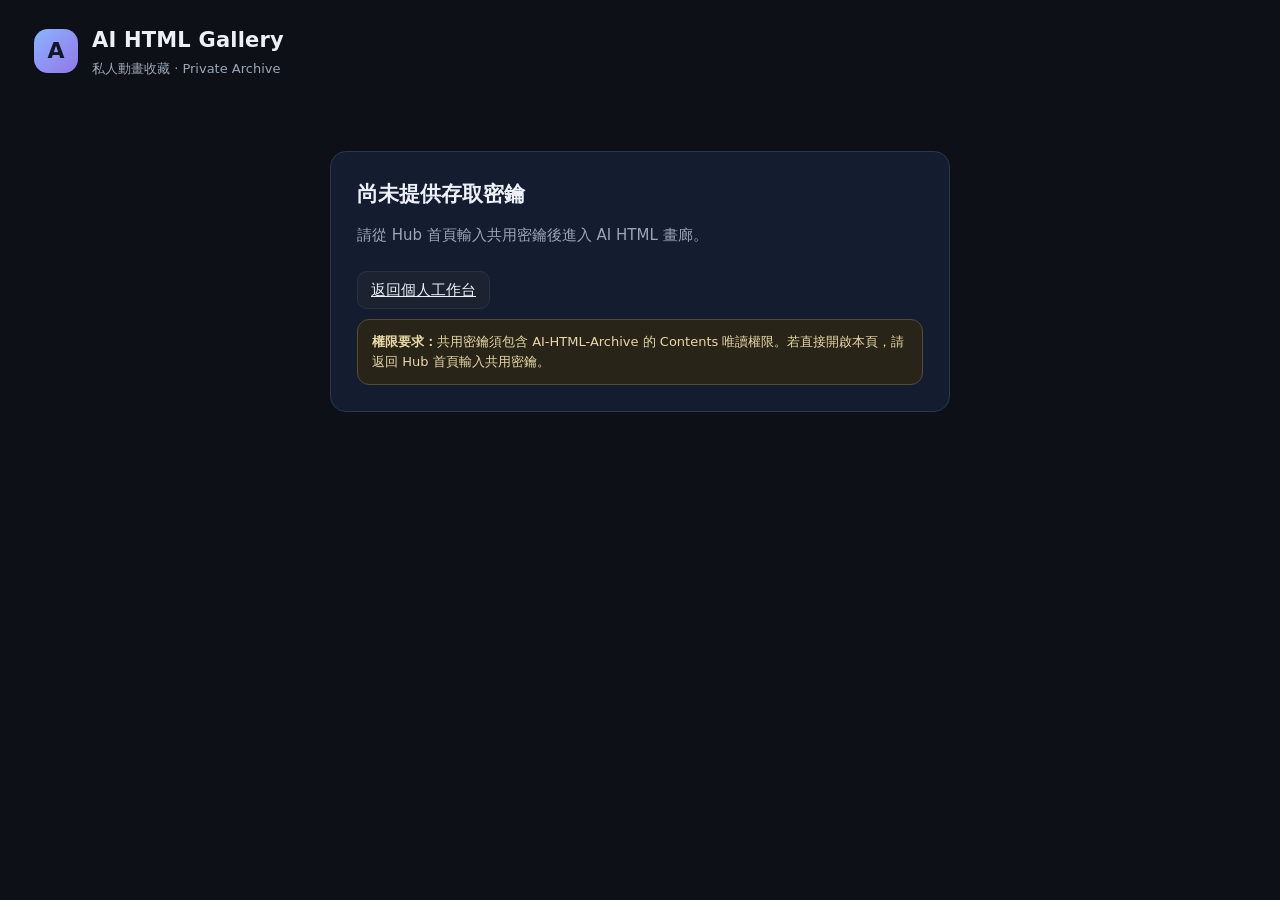
<file: apps/gallery/index.html>
<!doctype html>
<html lang="zh-Hant">
<head>
<meta charset="utf-8">
<meta name="viewport" content="width=device-width,initial-scale=1">
<meta name="theme-color" content="#10131b">
<title>AI HTML Gallery</title>
<style>
:root{color-scheme:dark;--bg:#0d1017;--panel:#151a24;--panel2:#1b2230;--line:#293244;--text:#edf1f7;--muted:#9aa6b8;--accent:#8ab4ff;--accent2:#b7d0ff;--danger:#ff9b9b}
*{box-sizing:border-box}body{margin:0;background:radial-gradient(ellipse at 15% -10%,#1d2a40 0,transparent 38%),var(--bg);color:var(--text);font:15px/1.55 system-ui,-apple-system,"Segoe UI","Noto Sans TC",sans-serif}
button,input,select{font:inherit}button{cursor:pointer}.wrap{max-width:1500px;margin:auto;padding:28px clamp(16px,3vw,42px) 60px}
header{display:flex;align-items:center;justify-content:space-between;gap:18px;margin-bottom:28px}.brand{display:flex;align-items:center;gap:14px}.logo{width:44px;height:44px;border-radius:14px;background:linear-gradient(135deg,#8ab4ff,#9476e8);display:grid;place-items:center;color:#111827;font-weight:900;font-size:22px}.brand h1{font-size:21px;margin:0;letter-spacing:.2px}.brand p{margin:2px 0 0;color:var(--muted);font-size:13px}.header-actions{display:flex;gap:9px;align-items:center}.btn{border:1px solid var(--line);background:var(--panel2);color:var(--text);padding:9px 13px;border-radius:10px}.btn:hover{border-color:#5876a7;background:#222d40}.btn.primary{background:#9fc2ff;color:#101827;border-color:#9fc2ff;font-weight:700}.btn:disabled{opacity:.5;cursor:not-allowed}
.auth{max-width:600px;margin:8vh auto 0;padding:clamp(22px,4vw,38px);background:rgba(21,26,36,.94);border:1px solid var(--line);border-radius:20px;box-shadow:0 24px 80px #0005}.auth h2{margin:0 0 8px;font-size:24px}.auth p{color:var(--muted);margin:8px 0 18px}.auth label{display:block;font-size:13px;color:#c4ccda;margin-bottom:7px}.token-row{display:flex;gap:9px}.token-row input{min-width:0;flex:1}.field{width:100%;padding:12px 13px;border:1px solid #354156;border-radius:10px;background:#0d121b;color:var(--text);outline:none}.field:focus{border-color:var(--accent);box-shadow:0 0 0 3px #8ab4ff20}.notice{border:1px solid #544b32;background:#282417;color:#e8d7a7;padding:12px 14px;border-radius:12px;font-size:13px;margin-top:17px}.error{color:var(--danger);font-size:13px;min-height:20px;margin-top:8px}.hidden{display:none!important}
.toolbar{display:flex;gap:10px;flex-wrap:wrap;align-items:center;margin:18px 0}.toolbar .search{flex:1;min-width:220px}.toolbar select{min-width:150px}.stats{display:flex;gap:10px;flex-wrap:wrap;margin:0 0 18px}.stat{padding:9px 13px;background:var(--panel);border:1px solid var(--line);border-radius:11px;color:var(--muted);font-size:13px}.stat strong{color:var(--text);font-size:16px;margin-right:5px}
.grid{display:grid;grid-template-columns:repeat(auto-fill,minmax(min(100%,260px),1fr));gap:15px}.card{background:linear-gradient(160deg,#192130,#131923);border:1px solid var(--line);border-radius:15px;overflow:hidden;min-width:0;transition:transform .16s,border-color .16s}.card:hover{transform:translateY(-2px);border-color:#536a8c}.card-top{height:190px;background:#080b11;position:relative;overflow:hidden;display:grid;place-items:center;cursor:pointer}.card-top img{width:100%;height:100%;object-fit:contain;display:block;background:#080b11}.card-top .preview-placeholder{position:absolute;inset:0;display:grid;place-items:center;color:#9aa6b8;font-size:12px;background:radial-gradient(circle at 50% 40%,#334969,#1b2638 58%,#111722);text-align:center;padding:12px}.card-top .preview-placeholder.hidden{display:none}.card-preview-frame{position:absolute;inset:0;width:100%;height:100%;border:0;background:#000}.card-preview-controls{position:absolute;right:9px;bottom:9px;display:flex;gap:6px;z-index:2}.card-preview-controls .btn{padding:6px 9px;background:#101722eF}.card-body{padding:14px}.titleline{display:flex;align-items:flex-start;justify-content:space-between;gap:8px}.card h3{font-size:16px;margin:0 0 4px;line-height:1.4}.en{font-size:12px;color:var(--muted);overflow-wrap:anywhere}.desc{font-size:13px;color:#c1cad8;margin:10px 0;min-height:39px}.meta{display:flex;gap:6px;flex-wrap:wrap;margin:10px 0 13px}.chip{font-size:11px;color:#c7d9f8;background:#26354b;border:1px solid #344a68;border-radius:20px;padding:3px 8px}.chip.status{color:#d6c8a0;background:#302c20;border-color:#554a2e}.card-actions{display:flex;justify-content:space-between;align-items:center;gap:8px}.id{font-size:11px;color:#8290a5;font-variant-numeric:tabular-nums}.empty{padding:50px 15px;text-align:center;color:var(--muted);border:1px dashed var(--line);border-radius:14px}
.overlay{position:fixed;inset:0;z-index:10;background:#070a10ed;display:flex;flex-direction:column;padding:14px}.viewer-head{display:flex;align-items:center;justify-content:space-between;gap:12px;padding:3px 2px 12px}.viewer-title{min-width:0}.viewer-title strong{display:block;overflow:hidden;text-overflow:ellipsis;white-space:nowrap}.viewer-title small{color:var(--muted)}.viewer-actions{display:flex;gap:8px}.viewer-frame{flex:1;min-height:0;width:100%;border:1px solid #303a4d;border-radius:12px;background:#000}.viewer-foot{color:#8592a5;font-size:12px;padding:8px 2px 0}
footer{margin-top:30px;color:#758196;font-size:12px;text-align:center}
@media(max-width:600px){.wrap{padding-top:18px}header{align-items:flex-start}.brand h1{font-size:18px}.header-actions .btn{padding:8px 9px}.token-row{flex-direction:column}.viewer-head{align-items:flex-start}.viewer-actions{flex-wrap:wrap;justify-content:flex-end}.viewer-actions .btn{padding:7px 9px}}

/* Unified authentication screen */
body:not(.ready){min-height:100vh;background:var(--bg)!important}
body:not(.ready) .wrap{min-height:100vh;display:flex;flex-direction:column;align-items:stretch;justify-content:flex-start;padding:24px clamp(14px,3vw,34px)}
body:not(.ready) header{display:flex!important;margin-bottom:0}
body:not(.ready) footer{display:none!important}
body:not(.ready) .auth{width:min(620px,100%);max-width:620px;margin:8vh auto 0;padding:26px;background:#141d30;border:1px solid #293750;border-radius:16px;box-shadow:none}
body:not(.ready) .auth h2{margin:0 0 14px;font-size:21px}
body:not(.ready) .auth p{margin:0 0 12px}
body:not(.ready) .auth .notice{margin-top:16px}
@media(max-width:600px){body:not(.ready) .wrap{padding:16px}body:not(.ready) .auth{padding:20px}}

</style>
</head>
<body>
<main class="wrap">
<header>
 <div class="brand"><div class="logo">A</div><div><h1>AI HTML Gallery</h1><p>私人動畫收藏 · Private Archive</p></div></div>
 <div class="header-actions"><button class="btn hidden" id="logoutBtn">登出</button></div>
</header>
<section class="auth" id="authPanel"><h2 id="authTitle">正在連接私人動畫庫</h2><p id="authMessage">請稍候，正在使用 Hub 首頁提供的共用密鑰連接私人倉庫。</p><div class="error" id="authError" role="status"></div><a class="btn" href="../../">返回個人工作台</a><div class="notice"><strong>權限要求：</strong>共用密鑰須包含 AI-HTML-Archive 的 Contents 唯讀權限。若直接開啟本頁，請返回 Hub 首頁輸入共用密鑰。</div></section>
<section id="galleryPanel" class="hidden">
 <div class="stats"><div class="stat"><strong id="totalCount">0</strong>作品</div><div class="stat"><strong id="shownCount">0</strong>目前顯示</div><div class="stat">來源：<strong>私人 GitHub 倉庫</strong></div><div class="stat">預覽：<strong>靜態圖片</strong></div></div>
 <div class="toolbar">
  <input class="field search" id="searchInput" type="search" placeholder="搜尋名稱、描述、標籤或編號…" />
  <select class="field" id="categorySelect" aria-label="分類"><option value="">全部分類</option></select>
  <button class="btn" id="refreshBtn">重新載入</button>
 </div>
 <p style="color:var(--muted);font-size:13px;margin:0 0 12px">卡片顯示作品的真實靜態截圖，不執行動畫；只有點擊「放大預覽」時才會載入原始 HTML 並播放。縮圖按需載入，關閉預覽後動畫即停止。</p>
 <div class="grid" id="cards"></div>
 <div class="empty hidden" id="emptyState">沒有符合條件的作品。</div>
</section>
<footer>AI-HTML-Gallery · 靜態畫廊介面，作品仍保存在你的私人 GitHub 倉庫</footer>
</main>
<section class="overlay hidden" id="viewer" aria-modal="true" role="dialog">
 <div class="viewer-head"><div class="viewer-title"><strong id="viewerName">作品預覽</strong><small id="viewerMeta"></small></div><div class="viewer-actions"><button class="btn" id="fullscreenBtn">全螢幕</button><button class="btn" id="closeViewer">關閉</button></div></div>
 <iframe class="viewer-frame" id="previewFrame" title="動畫預覽" sandbox="allow-scripts"></iframe>
 <div class="viewer-foot">預覽內容在隔離的 iframe 中執行；若作品本身引用外部資源，瀏覽器仍可能向該資源網站發出請求。</div>
</section>
<script>
"use strict";
const OWNER="Khoohew";
const REPO="AI-HTML-Archive";
const BRANCH="main";
const API="https://api.github.com/repos/"+OWNER+"/"+REPO+"/contents/";
let accessToken="";let handoffToken="";try{const marker="PD_MANAGER_TOKEN:";if(window.name.startsWith(marker)){handoffToken=window.name.slice(marker.length);window.name="";}}catch{}
let catalog=null;
let currentItems=[];
let currentPreview=null;
let thumbnailObserver=null;
const thumbnailUrls=new Set();
const $=id=>document.getElementById(id);
const authPanel=$("authPanel"),galleryPanel=$("galleryPanel");
function headers(){return {"Accept":"application/vnd.github+json","Authorization":"Bearer "+accessToken,"X-GitHub-Api-Version":"2022-11-28"};}
async function githubImage(path){
 const response=await fetch(API+path.split("/").map(encodeURIComponent).join("/")+"?ref="+encodeURIComponent(BRANCH),{headers:headers(),cache:"force-cache"});
 if(!response.ok)throw new Error("縮圖讀取失敗（HTTP "+response.status+"）");
 const file=await response.json();
 if(file.encoding!=="base64"||!file.content)throw new Error("縮圖內容格式不正確");
 const binary=atob(file.content.replace(/\s/g,""));
 const bytes=new Uint8Array(binary.length);
 for(let i=0;i<binary.length;i++)bytes[i]=binary.charCodeAt(i);
 const url=URL.createObjectURL(new Blob([bytes],{type:"image/webp"}));
 thumbnailUrls.add(url);
 return url;
}
async function githubFile(path){
 const response=await fetch(API+path.split("/").map(encodeURIComponent).join("/")+"?ref="+encodeURIComponent(BRANCH),{headers:headers(),cache:"no-store"});
 if(!response.ok){let detail="";try{const j=await response.json();detail=j.message||"";}catch{};throw new Error(response.status===401||response.status===403?"令牌無效、權限不足或 API 暫時受限。"+(detail?" "+detail:""):"讀取失敗（HTTP "+response.status+"）。"+(detail?" "+detail:""));}
 const file=await response.json();
 if(file.encoding!=="base64"||!file.content)throw new Error("GitHub 沒有返回預期的 Base64 檔案內容："+path);
 const binary=atob(file.content.replace(/\s/g,""));
 const bytes=new Uint8Array(binary.length);
 for(let i=0;i<binary.length;i++)bytes[i]=binary.charCodeAt(i);
 return new TextDecoder("utf-8").decode(bytes);
}
async function connect(providedToken=""){const token=providedToken;if(!token){$("authTitle").textContent="尚未提供存取密鑰";$("authMessage").textContent="請從 Hub 首頁輸入共用密鑰後進入 AI HTML 畫廊。";return;}$("authTitle").textContent="正在連接私人動畫庫";$("authMessage").textContent="正在讀取私人倉庫內容…";$("authError").textContent="";accessToken=token;try{const raw=await githubFile("catalog.json");const parsed=JSON.parse(raw);if(!Array.isArray(parsed.items)||!Array.isArray(parsed.categories))throw new Error("catalog.json 格式不正確。");catalog=parsed;authPanel.classList.add("hidden");galleryPanel.classList.remove("hidden");document.body.classList.add("ready");$("logoutBtn").classList.remove("hidden");buildCategoryOptions();render();}catch(error){accessToken="";catalog=null;$("authTitle").textContent="連接失敗";$("authMessage").textContent="請返回 Hub 首頁確認共用密鑰及倉庫權限後重新進入。";$("authError").textContent=error.message||"連接失敗。";}}
function buildCategoryOptions(){
 const select=$("categorySelect");select.innerHTML='<option value="">全部分類</option>';
 for(const category of catalog.categories){const option=document.createElement("option");option.value=category.id;option.textContent=category.name;select.append(option);}
 $("totalCount").textContent=catalog.items.length;
}
function normalized(item){return [item.id,item.zh_title,item.english_title,item.description,...(item.tags||[])].join(" ").toLocaleLowerCase();}
function render(){
 if(!catalog)return;
 stopInlinePreview();
 const query=$("searchInput").value.trim().toLocaleLowerCase();
 const category=$("categorySelect").value;
 currentItems=catalog.items.filter(item=>(!category||item.category===category)&&(!query||normalized(item).toLocaleLowerCase().includes(query)));
 $("shownCount").textContent=currentItems.length;
 if(thumbnailObserver)thumbnailObserver.disconnect();
 for(const url of thumbnailUrls)URL.revokeObjectURL(url);
 thumbnailUrls.clear();
 $("cards").replaceChildren();$("emptyState").classList.toggle("hidden",currentItems.length!==0);
 const fragment=document.createDocumentFragment();
 for(const item of currentItems){
  const card=document.createElement("article");card.className="card";
  const top=document.createElement("div");top.className="card-top";
  const placeholder=document.createElement("div");placeholder.className="preview-placeholder";placeholder.textContent="縮圖尚未生成 · "+item.id;
  const thumb=document.createElement("img");thumb.alt=(item.zh_title||item.english_title||item.id)+" 靜態預覽，點擊播放動畫";thumb.title="點擊縮圖播放動畫";thumb.loading="lazy";thumb.decoding="async";thumb.dataset.thumbnail=item.thumbnail||"";thumb.addEventListener("click",()=>toggleInlinePreview(item,card,top,inlineButton));
  thumb.addEventListener("load",()=>placeholder.classList.add("hidden"),{once:true});
  thumb.addEventListener("error",()=>{thumb.removeAttribute("src");placeholder.textContent="縮圖暫時無法載入 · "+item.id;},{once:true});
  top.append(thumb,placeholder);
  const body=document.createElement("div");body.className="card-body";
  const line=document.createElement("div");line.className="titleline";
  const titleWrap=document.createElement("div");const title=document.createElement("h3");title.textContent=item.zh_title||item.english_title||item.id;const en=document.createElement("div");en.className="en";en.textContent=item.english_title||"";titleWrap.append(title,en);line.append(titleWrap);
  const desc=document.createElement("p");desc.className="desc";desc.textContent=item.description||"";
  const meta=document.createElement("div");meta.className="meta";
  const categoryName=(catalog.categories.find(c=>c.id===item.category)||{}).name||item.category||"未分類";
  const chip=document.createElement("span");chip.className="chip";chip.textContent=categoryName;meta.append(chip);
  for(const tag of (item.tags||[]).slice(0,4)){const t=document.createElement("span");t.className="chip";t.textContent=tag;meta.append(t);}
  const actions=document.createElement("div");actions.className="card-actions";
  const inlineButton=document.createElement("button");inlineButton.className="btn hidden";inlineButton.textContent="小窗播放";
  const id=document.createElement("span");id.className="id";id.textContent="ID · "+item.id;
  const actionGroup=document.createElement("div");actionGroup.style.display="flex";actionGroup.style.gap="6px";
  const locate=document.createElement("button");locate.className="btn";locate.textContent="定位檔案";locate.title="在 GitHub 私人倉庫開啟這個 HTML";locate.addEventListener("click",()=>window.open("https://github.com/"+OWNER+"/"+REPO+"/blob/"+BRANCH+"/"+item.file.split("/").map(encodeURIComponent).join("/"),"_blank","noopener"));
  const preview=document.createElement("button");preview.className="btn primary";preview.textContent="放大預覽";preview.addEventListener("click",()=>openPreview(item,preview));
  actionGroup.append(locate,preview);actions.append(id,actionGroup);body.append(line,desc,meta,actions);card.append(top,body);fragment.append(card);
 }
 $("cards").append(fragment);
 setupThumbnailLoading();
}

function setupThumbnailLoading(){
 const images=[...document.querySelectorAll("img[data-thumbnail]")];
 const load=async img=>{
  const path=img.dataset.thumbnail;
  if(!path||img.dataset.loading==="1"||img.dataset.loaded==="1")return;
  img.dataset.loading="1";
  try{img.src=await githubImage(path);img.dataset.loaded="1";}
  catch(error){const p=img.parentElement.querySelector(".preview-placeholder");if(p)p.textContent="縮圖載入失敗";}
 };
 if(!("IntersectionObserver" in window)){images.forEach(load);return;}
 thumbnailObserver=new IntersectionObserver(entries=>{
  for(const entry of entries){if(entry.isIntersecting){thumbnailObserver.unobserve(entry.target);load(entry.target);}}
 },{rootMargin:"320px"});
 images.forEach(img=>thumbnailObserver.observe(img));
}

let activeInline=null;
let inlineSequence=0;
let inlineVisibilityObserver=null;
function stopInlinePreview(){
 inlineSequence++;
 if(inlineVisibilityObserver){inlineVisibilityObserver.disconnect();inlineVisibilityObserver=null;}
 if(activeInline){
  const {frame,button,controls}=activeInline;
  frame.remove();if(controls)controls.remove();
  if(button){button.textContent="小窗播放";button.disabled=false;}
  activeInline=null;
 }
}
async function toggleInlinePreview(item,card,top,button){
 if(activeInline&&activeInline.item===item){stopInlinePreview();return;}
 stopInlinePreview();
 const sequence=inlineSequence;
 button.disabled=true;button.textContent="載入中…";
 try{
  const source=await githubFile(item.file);
  if(sequence!==inlineSequence||!card.isConnected){button.disabled=false;button.textContent="小窗播放";return;}
  const frame=document.createElement("iframe");
  frame.className="card-preview-frame";frame.title=(item.zh_title||item.english_title||item.id)+" 小窗動畫";frame.setAttribute("sandbox","allow-scripts");
  frame.srcdoc=source;top.append(frame);
  const controls=document.createElement("div");controls.className="card-preview-controls";
  const stop=document.createElement("button");stop.className="btn";stop.textContent="停止";stop.addEventListener("click",stopInlinePreview);
  controls.append(stop);top.append(controls);
  button.disabled=false;button.textContent="停止播放";
  activeInline={item,frame,button,controls};
  if("IntersectionObserver" in window){
   inlineVisibilityObserver=new IntersectionObserver(entries=>{
    if(entries.some(entry=>!entry.isIntersecting)&&activeInline&&activeInline.item===item)stopInlinePreview();
   },{threshold:0.05});
   inlineVisibilityObserver.observe(card);
  }
 }catch(error){button.disabled=false;button.textContent="小窗播放";alert("小窗播放失敗："+error.message);}
}
async function openPreview(item,button){
 stopInlinePreview();
 currentPreview=item;
 $("viewerName").textContent=item.zh_title||item.english_title||item.id;
 $("viewerMeta").textContent=[item.english_title,item.id].filter(Boolean).join(" · ");
 $("viewer").classList.remove("hidden");
 $("previewFrame").srcdoc="<html><body style='background:#080b11;color:#dbe5f5;font:16px system-ui;display:grid;place-items:center;height:100vh;margin:0'>正在載入動畫…</body></html>";
 if(button){button.disabled=true;button.textContent="載入中…";}
 try{
  const source=await githubFile(item.file);
  if(currentPreview!==item)return;
  $("previewFrame").srcdoc=source;
 }catch(error){
  $("previewFrame").srcdoc="<html><body style='background:#080b11;color:#ffb4b4;font:16px system-ui;padding:30px'>"+escapeHtml(error.message)+"</body></html>";
 }finally{if(button){button.disabled=false;button.textContent="預覽動畫";}}
}
function escapeHtml(s){return String(s).replace(/[&<>"']/g,c=>({"&":"&amp;","<":"&lt;",">":"&gt;",'"':"&quot;","'":"&#39;"}[c]));}
function closeViewer(){$("viewer").classList.add("hidden");$("previewFrame").srcdoc="";currentPreview=null;}
function logout(){
 accessToken="";catalog=null;currentItems=[];currentPreview=null;window.name="";window.location.href="../../?v=20261111c";
}

$("logoutBtn").addEventListener("click",logout);
$("searchInput").addEventListener("input",render);
$("categorySelect").addEventListener("change",render);
$("refreshBtn").addEventListener("click",async()=>{if(!accessToken)return;$("refreshBtn").disabled=true;try{catalog=JSON.parse(await githubFile("catalog.json"));buildCategoryOptions();render();}catch(e){alert(e.message);}finally{$("refreshBtn").disabled=false;}});
$("closeViewer").addEventListener("click",closeViewer);
$("viewer").addEventListener("click",e=>{if(e.target===$("viewer"))closeViewer();});
$("fullscreenBtn").addEventListener("click",async()=>{const frame=$("previewFrame");try{if(!document.fullscreenElement)await frame.requestFullscreen();else await document.exitFullscreen();}catch{alert("瀏覽器未允許全螢幕顯示。");}});
document.addEventListener("keydown",e=>{if(e.key==="Escape"&&!$("viewer").classList.contains("hidden"))closeViewer();});
if(handoffToken)connect(handoffToken);else connect();
</script>
</body>
</html>
</file>
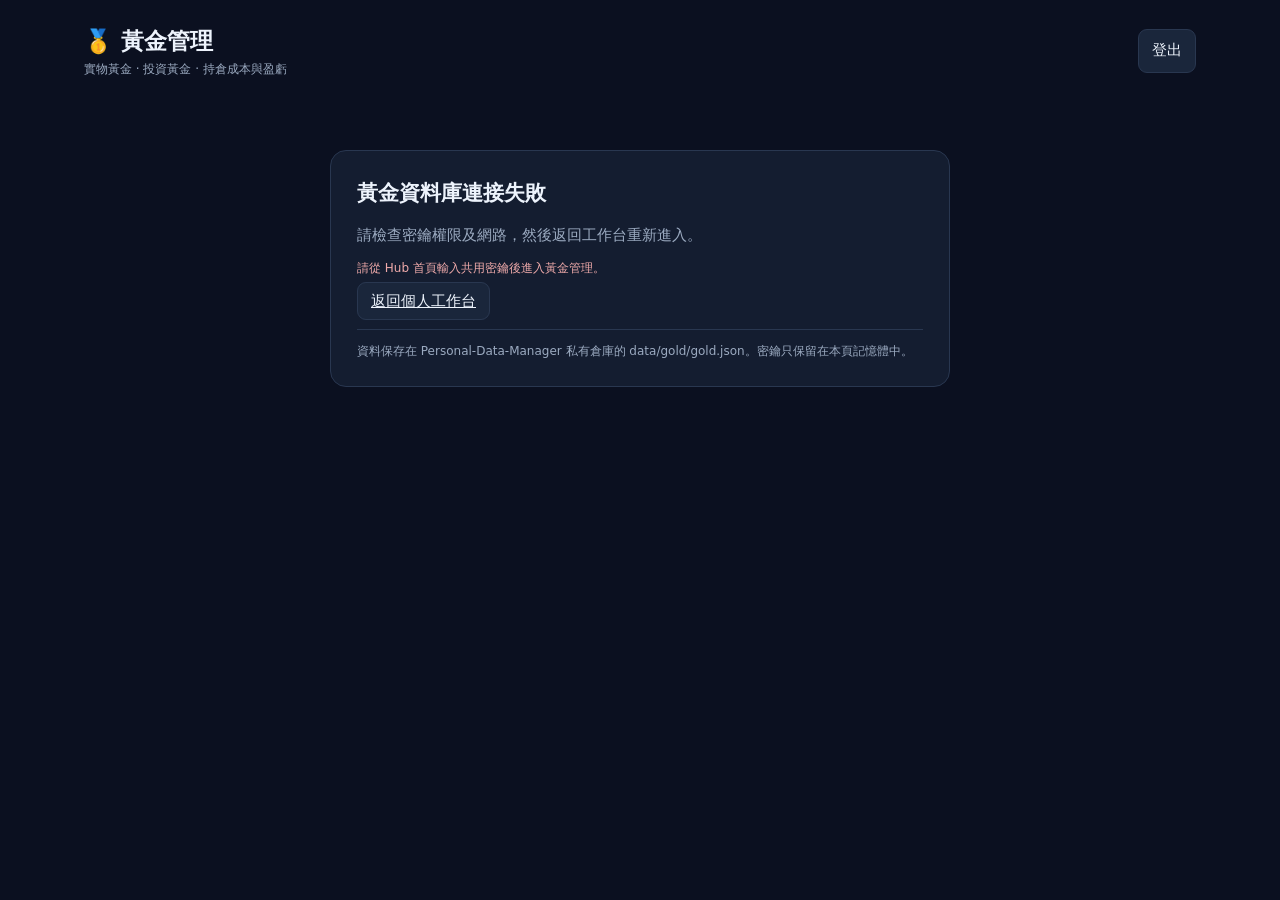
<file: apps/gold/index.html>
<!doctype html>
<html lang="zh-Hant"><head><meta charset="utf-8"><meta name="viewport" content="width=device-width,initial-scale=1,viewport-fit=cover"><meta name="theme-color" content="#101827"><title>黃金管理</title>
<style>
:root{color-scheme:dark;--bg:#0b1020;--panel:#141d30;--line:#293750;--text:#edf3fc;--muted:#9baac0;--gold:#e4bd68;--green:#9bd8b2;--red:#efaaaa}*{box-sizing:border-box}body{margin:0;background:radial-gradient(ellipse at 12% -5%,#49391e66,transparent 42%),var(--bg);color:var(--text);font:15px/1.55 system-ui,-apple-system,"Segoe UI","Noto Sans TC",sans-serif}button,input,select,textarea{font:inherit}button{cursor:pointer}.wrap{max-width:1180px;margin:auto;padding:22px clamp(14px,3vw,34px) 60px}header{display:flex;justify-content:flex-start;align-items:center;gap:18px;margin-bottom:20px}.brand{min-width:0;flex:0 0 auto}.headerRight{display:flex;align-items:center;gap:10px}.headerRight .goldprice{margin:0;padding:8px 12px;gap:12px;border-radius:11px}.headerRight .goldprice strong{font-size:22px;line-height:1.2}.headerRight .goldprice .small{font-size:11px}.headerRight .btn{white-space:nowrap}h1{font-size:23px;margin:0}.muted,.small{color:var(--muted)}.small{font-size:12px}.btn{border:1px solid var(--line);border-radius:9px;padding:9px 13px;background:#1a263b;color:var(--text)}.primary{background:var(--gold);color:#28200f;border-color:var(--gold);font-weight:700}.field{width:100%;min-width:0;padding:10px 11px;border:1px solid #35445d;border-radius:9px;background:#0d1524;color:var(--text)}.panel{background:#141d30ed;border:1px solid var(--line);border-radius:15px;padding:16px}.auth{max-width:620px;margin:8vh auto}.notice{font-size:12px;color:#d8c99f;border:1px solid #554a32;background:#282417;padding:12px;border-radius:10px;margin-top:16px}.hidden{display:none!important}.stats{display:grid;grid-template-columns:repeat(4,minmax(0,1fr));gap:10px;margin:16px 0}.stat{background:var(--panel);border:1px solid var(--line);border-radius:12px;padding:13px;min-width:0}.stat span{display:block;color:var(--muted);font-size:12px}.stat strong{display:block;font-size:clamp(17px,2.5vw,23px);margin-top:5px;overflow-wrap:anywhere}.goldprice{display:flex;align-items:center;justify-content:space-between;gap:12px;border:1px solid #65502b;background:linear-gradient(110deg,#302718,#1b2232);border-radius:14px;padding:15px;margin:14px 0}.goldprice strong{display:block;color:var(--gold);font-size:clamp(24px,4vw,34px)}.toolbar{display:flex;gap:9px;flex-wrap:wrap;margin:15px 0}.toolbar input{flex:1;min-width:170px}.tablewrap{overflow:auto;border:1px solid var(--line);border-radius:11px}table{width:100%;border-collapse:collapse;min-width:780px;background:#111a2a}th,td{text-align:left;padding:10px 12px;border-bottom:1px solid #26334a;white-space:nowrap;font-size:13px}th{font-size:12px;color:var(--muted);background:#172237}th[data-sort]{cursor:pointer;user-select:none}th[data-sort]:hover{color:var(--gold);background:#202d43}th[data-sort]::after{content:" ↕";color:#71829c;font-size:10px}th[data-sort].sort-asc::after{content:" ↑";color:var(--gold)}th[data-sort].sort-desc::after{content:" ↓";color:var(--gold)}.positive{color:var(--green)}.negative{color:var(--red)}.danger{border-color:#754047;color:#ffb4b4;background:#301b25}.empty{text-align:center;color:var(--muted);padding:30px;border:1px dashed var(--line);border-radius:10px}.modal{position:fixed;inset:0;background:#050912df;z-index:5;display:grid;place-items:center;padding:12px;overflow:auto}.dialog{width:min(680px,100%);max-height:96vh;overflow:auto;background:#151f32;border:1px solid #34445e;border-radius:16px;padding:20px}.formgrid{display:grid;grid-template-columns:repeat(2,minmax(0,1fr));gap:12px}.formgrid label{display:block;font-size:12px;color:#c5d0df;margin-bottom:5px}.full{grid-column:1/-1}.foot{display:flex;justify-content:flex-end;gap:8px;margin-top:17px}.hint{font-size:12px;color:var(--muted);margin:10px 0}.photo-thumb{width:54px;height:54px;object-fit:cover;border-radius:8px;border:1px solid var(--line);cursor:zoom-in}.photo-lightbox{position:fixed;inset:0;z-index:30;display:grid;place-items:center;padding:52px 18px 18px;background:#03060df2;cursor:zoom-out}.photo-lightbox.hidden{display:none!important}.photo-lightbox img{display:block;max-width:min(96vw,1600px);max-height:calc(100vh - 76px);width:auto;height:auto;object-fit:contain;border-radius:8px;box-shadow:0 18px 70px #0009;cursor:default}.photo-lightbox-close{position:fixed;top:14px;right:16px;z-index:31;width:42px;height:42px;border:1px solid #71809a;border-radius:50%;background:#172238;color:#fff;font-size:25px;line-height:1;cursor:pointer}.photo-preview{display:flex;align-items:center;gap:10px;margin-top:8px}.photo-preview img{width:100px;height:100px;object-fit:cover;border-radius:9px;border:1px solid var(--line)}.photo-remove{border:1px solid #754047;color:#ffb4b4;background:#301b25;border-radius:8px;padding:7px 10px;font-size:12px}.error{color:var(--red);font-size:12px;white-space:pre-wrap;margin:8px 0}@media(max-width:760px){.stats{grid-template-columns:repeat(2,minmax(0,1fr))}header{gap:10px;flex-wrap:wrap}.goldprice{align-items:center}.headerRight{gap:6px}.headerRight .goldprice{padding:7px 8px;gap:7px}.headerRight .goldprice strong{font-size:18px}.headerRight .goldprice .small{font-size:10px}.headerRight .btn{padding:7px 8px}.formgrid{grid-template-columns:1fr}.full{grid-column:auto}.wrap{padding-top:15px}h1{font-size:20px}}

/* Unified authentication screen */
body:not(.ready){min-height:100vh;background:var(--bg)!important}
body:not(.ready) .wrap{min-height:100vh;display:flex;flex-direction:column;align-items:stretch;justify-content:flex-start;padding:24px clamp(14px,3vw,34px)}
body:not(.ready) header{display:flex!important;justify-content:space-between!important;margin-bottom:0}
body:not(.ready) .brand{display:block!important;visibility:visible!important;opacity:1!important}
body:not(.ready) .headerRight{display:none!important}
#logout{margin-left:auto;flex:0 0 auto}
body:not(.ready) footer{display:none!important}
body:not(.ready) .auth{width:min(620px,100%);max-width:620px;margin:8vh auto 0;padding:26px;background:#141d30;border:1px solid #293750;border-radius:16px;box-shadow:none}
body:not(.ready) .auth h2{margin:0 0 14px;font-size:21px}
body:not(.ready) .auth p{margin:0 0 12px}
body:not(.ready) .auth .notice{margin-top:16px;background:transparent;border:0;border-top:1px solid #293750;border-radius:0;padding:12px 0 0;color:var(--muted)}
@media(max-width:600px){body:not(.ready) .wrap{padding:16px}body:not(.ready) .auth{padding:20px}}


/* Mobile layout correction 2026-11-24 */
@media(max-width:600px){
  header{
    display:grid;
    grid-template-columns:minmax(0,1fr) auto;
    grid-template-areas:"brand logout" "price price";
    align-items:start;
    column-gap:10px;
    row-gap:12px;
  }
  header>.brand{grid-area:brand;min-width:0}
  header>.headerRight{grid-area:price;display:block;width:100%;min-width:0}
  header>.headerRight>.goldprice{width:100%;min-width:0;margin:0;display:flex;align-items:center;justify-content:space-between}
  header>.headerRight>.goldprice>div{min-width:0}
  header>.headerRight .goldprice strong{font-size:clamp(21px,6vw,26px)}
  header>#logout{grid-area:logout;align-self:start;margin:0;white-space:nowrap}
  .toolbar{display:grid;grid-template-columns:minmax(0,1fr) minmax(0,1fr);gap:9px}
  .toolbar input{grid-column:1/-1;width:100%;min-width:0}
  .toolbar select{grid-column:1/-1;width:100%;max-width:none!important}
  .toolbar button{width:100%;min-width:0}
}
@media(max-width:380px){
  .stats{grid-template-columns:minmax(0,1fr)}
  .toolbar{grid-template-columns:minmax(0,1fr)}
  .toolbar input,.toolbar select{grid-column:1}
  header>.headerRight>.goldprice{align-items:flex-start}
  header>.headerRight .goldprice strong{font-size:20px}
}
</style></head><body><main class="wrap"><header><div class="brand"><h1>🥇 黃金管理</h1><div class="muted small">實物黃金 · 投資黃金 · 持倉成本與盈虧</div></div><div class="headerRight"><div class="goldprice"><div><div class="small">國際黃金現貨 · 人民幣 / 克</div><strong id="marketPrice">讀取中…</strong><div class="small" id="marketUpdated">價格來源：Gold API · XAU/CNY</div></div><button class="btn" id="refreshPrice">↻ 更新</button></div></div><button class="btn" id="logout">登出</button></header>
<section class="panel auth" id="auth"><h2 id="authTitle">正在連接黃金資料庫</h2><p class="muted" id="authMessage">正在使用 Hub 首頁提供的共用密鑰連接私有資料庫。</p><p id="error" class="error"></p><a class="btn" href="../../">返回個人工作台</a><div class="notice">資料保存在 Personal-Data-Manager 私有倉庫的 data/gold/gold.json。密鑰只保留在本頁記憶體中。</div></section>
<section id="app" class="hidden">

<div class="stats">
<div class="stat"><span>目前持有克重</span><strong id="holdingGrams">0 g</strong></div>
<div class="stat"><span>持倉成本</span><strong id="holdingCost">¥0.00</strong></div>
<div class="stat"><span>目前參考市值</span><strong id="marketValue">¥0.00</strong></div>
<div class="stat"><span>持倉浮動盈虧</span><strong id="unrealized">—</strong></div>
<div class="stat"><span>累計購入克重</span><strong id="boughtGrams">0 g</strong></div>
<div class="stat"><span>累計出售克重</span><strong id="soldGrams">0 g</strong></div>
<div class="stat"><span>已實現盈虧</span><strong id="realized">¥0.00</strong></div>
<div class="stat"><span>交易筆數</span><strong id="tradeCount">0</strong></div>
</div>
<div class="toolbar"><input class="field" id="search" placeholder="搜尋名稱、渠道或備註"><select class="field" id="typeFilter" style="max-width:180px"><option value="all">全部類型</option><option value="physical">實物黃金</option><option value="investment">投資黃金</option></select><button class="btn primary" id="add">＋ 新增購入</button><button class="btn" id="sell">－ 記錄出售</button></div>
<div class="tablewrap" id="tableWrap"><table><thead><tr><th data-sort="date">日期</th><th data-sort="side">交易</th><th data-sort="assetType">類型</th><th data-sort="name">品名 / 渠道</th><th>照片</th><th data-sort="grams">克重</th><th data-sort="price">成交價 / 克</th><th data-sort="amount">交易金額（含費用）</th><th data-sort="profit">單項盈虧</th><th data-sort="fee">費用</th><th data-sort="notes">備註</th><th></th></tr></thead><tbody id="rows"></tbody></table></div><div class="empty hidden" id="empty">還沒有黃金交易記錄，點擊「新增購入」開始。</div>
<p class="hint">估值使用國際現貨金價，實物金條、首飾及平台產品的實際回購價可能不同；未扣除商家溢價、工費差異及交易價差。盈虧僅供記帳參考，不構成投資建議。</p><p class="small muted" id="saveStatus">資料同步至私有 GitHub 資料庫。</p>
</section></main>
<div class="modal hidden" id="modal"><section class="dialog"><h2 id="modalTitle">新增購入</h2><form id="form"><input type="hidden" id="id"><div class="formgrid">
<div><label>交易類型</label><select class="field" id="side"><option value="buy">購入</option><option value="sell">出售</option></select></div>
<div><label>黃金類別</label><select class="field" id="assetType"><option value="physical">實物黃金</option><option value="investment">投資黃金</option></select></div><div id="sourceBuyWrap" class="full hidden"><label>選擇要出售的購入項目 *</label><select class="field" id="sourceBuy"><option value="">請選擇持有中的購入項目</option></select><p class="hint" id="sourceBuyHint">選擇後會自動帶入名稱、類型及渠道，並按該筆購入記錄扣減剩餘克重。</p></div>
<div><label>交易日期 *</label><input class="field" id="date" type="date" required></div>
<div><label>名稱 / 品種 *</label><input class="field" id="name" required maxlength="100" placeholder="例如：足金手鐲、投資金條、積存金"></div>
<div><label>克重（克） *</label><input class="field" id="grams" type="number" min="0.0001" step="0.0001" required></div>
<div id="priceModeWrap"><label>價格輸入方式</label><select class="field" id="priceMode"><option value="unit">按每克單價輸入</option><option value="total">按黃金總金額輸入</option></select></div>
<div id="priceWrap"><label>成交價格（人民幣 / 克） *</label><input class="field" id="price" type="number" min="0.000001" step="any"></div>
<div id="totalWrap" class="hidden"><label>黃金總金額（人民幣，不含手續費） *</label><input class="field" id="totalAmount" type="number" min="0.01" step="0.01" placeholder="例如：7300"></div>
<div><label>工費 / 手續費（人民幣）</label><input class="field" id="fee" type="number" min="0" step="0.01" value="0"></div>
<div><label>購買渠道 / 平台</label><input class="field" id="channel" maxlength="100" placeholder="例如：銀行、金店、交易平台"></div>
<div class="full"><label>首飾 / 黃金照片（選填）</label><input class="field" id="photo" type="file" accept="image/jpeg,image/png,image/webp"><div class="photo-preview" id="photoPreview"></div><p class="hint">照片會自動縮小後作為獨立圖片文件保存在私有資料庫；JSON 只記錄圖片路徑，不會公開到 Hub。</p></div>
<div class="full"><label>備註</label><textarea class="field" id="notes" rows="2"></textarea></div>
</div><p class="hint" id="calcHint">交易總額：¥0.00</p><p class="error" id="formError"></p><div class="foot"><button type="button" class="btn danger hidden" id="deleteItem">刪除此筆交易</button><button type="button" class="btn" id="cancel">取消</button><button type="submit" class="btn primary">儲存交易</button></div></form></section></div>
<script>
"use strict";
const OWNER="Khoohew",REPO="Personal-Data-Manager",PATH="data/gold/gold.json";
let handoffToken="";try{const marker="PD_MANAGER_TOKEN:";if(window.name.startsWith(marker)){handoffToken=window.name.slice(marker.length);window.name="";}}catch{}
let token="",data={version:1,market:{},transactions:[]},sha="",saving=false,pendingPhoto="",sortKey="date",sortDir=-1;
const $=id=>document.getElementById(id),api="https://api.github.com/repos/"+OWNER+"/"+REPO+"/contents/"+PATH;
const headers=()=>({"Accept":"application/vnd.github+json","Authorization":"Bearer "+token,"X-GitHub-Api-Version":"2022-11-28"});
const photoCache=new Map(),photoApi=path=>"https://api.github.com/repos/"+OWNER+"/"+REPO+"/contents/data/gold/"+path;
async function loadPrivatePhoto(path){if(!path)return"";if(photoCache.has(path))return photoCache.get(path);const r=await fetch(photoApi(path),{headers:headers(),cache:"no-store"});const j=await r.json();if(!r.ok)throw Error("讀取照片失敗："+(j.message||r.status));const mime=(j.name||"").toLowerCase().endsWith(".png")?"image/png":(j.name||"").toLowerCase().endsWith(".webp")?"image/webp":"image/jpeg";const src="data:"+mime+";base64,"+(j.content||"").replace(/\s/g,"");photoCache.set(path,src);return src;}
async function savePrivatePhoto(id,dataUrl){const path="images/"+id+".jpg",url=photoApi(path);const encoded=dataUrl.split(",")[1];if(!encoded)throw Error("照片資料格式無效");let sha="";const old=await fetch(url,{headers:headers(),cache:"no-store"});if(old.ok){const j=await old.json();sha=j.sha;}else if(old.status!==404){const j=await old.json();throw Error("檢查舊照片失敗："+(j.message||old.status));}const body={message:"Save gold asset photo",content:encoded};if(sha)body.sha=sha;const r=await fetch(url,{method:"PUT",headers:headers(),body:JSON.stringify(body)});const j=await r.json();if(!r.ok)throw Error("保存照片失敗："+(j.message||r.status));photoCache.delete(path);return path;}
async function deletePrivatePhoto(path){if(!path||path.startsWith("data:"))return;const url=photoApi(path),r=await fetch(url,{headers:headers(),cache:"no-store"});if(r.status===404)return;const j=await r.json();if(!r.ok)throw Error(j.message||"讀取照片失敗");const d=await fetch(url,{method:"DELETE",headers:headers(),body:JSON.stringify({message:"Delete gold asset photo",sha:j.sha})});const out=await d.json();if(!d.ok)throw Error(out.message||"刪除照片失敗");photoCache.delete(path);}
const today=()=>{const d=new Date();return d.getFullYear()+"-"+String(d.getMonth()+1).padStart(2,"0")+"-"+String(d.getDate()).padStart(2,"0")};
const money=n=>"¥"+Number(n||0).toLocaleString("zh-CN",{minimumFractionDigits:2,maximumFractionDigits:2});
const num=n=>Number(n||0).toLocaleString("zh-CN",{maximumFractionDigits:4});
function authError(e){$("authTitle").textContent="黃金資料庫連接失敗";$("authMessage").textContent="請檢查密鑰權限及網路，然後返回工作台重新進入。";$("error").textContent=e.message||String(e)}
async function load(){const r=await fetch(api,{headers:headers(),cache:"no-store"});const j=await r.json();if(!r.ok)throw Error("GitHub 讀取失敗 HTTP "+r.status+"："+(j.message||"未知錯誤"));sha=j.sha;const txt=new TextDecoder().decode(Uint8Array.from(atob(j.content.replace(/\s/g,"")),c=>c.charCodeAt(0)));data=JSON.parse(txt);if(!Array.isArray(data.transactions))data.transactions=[];if(!data.market)data.market={};}
async function persist(){if(saving)throw Error("正在儲存");saving=true;$("saveStatus").textContent="正在儲存…";try{data.updatedAt=new Date().toISOString();const content=btoa(unescape(encodeURIComponent(JSON.stringify(data,null,2))));const r=await fetch(api,{method:"PUT",headers:headers(),body:JSON.stringify({message:"Update gold asset records",content,sha})});const j=await r.json();if(!r.ok)throw Error(j.message||"儲存失敗");sha=j.content.sha;$("saveStatus").textContent="已同步到私有資料庫 · "+new Date().toLocaleString("zh-CN");}finally{saving=false;}}
async function updateMarket(force=false){const day=today();if(!force&&data.market?.savedDate===day&&Number(data.market.pricePerGram)>0){render();return;}$("marketUpdated").textContent="正在取得最新國際金價…";try{const r=await fetch("https://api.gold-api.com/price/XAU/CNY",{cache:"no-store"});if(!r.ok)throw Error("行情服務 HTTP "+r.status);const j=await r.json();const ounce=Number(j.price??j.pricePerOunce??j.value);if(!(ounce>0))throw Error("行情回傳格式不含有效價格");const perGram=ounce/31.1035;data.market={symbol:"XAU/CNY",currency:"CNY",unit:"CNY/g",pricePerGram:perGram,updatedAt:j.updatedAt||j.timestamp||new Date().toISOString(),savedDate:day,source:"Gold API"};await persist();render();}catch(e){$("marketUpdated").textContent="金價更新失敗："+e.message+"；顯示上次保存價格。";render();}}
function buildInventory(source=data.transactions){const tx=[...source].sort((a,b)=>String(a.date).localeCompare(String(b.date))||String(a.id).localeCompare(String(b.id))),pools={physical:{grams:0,cost:0,realized:0,buy:0,sell:0},investment:{grams:0,cost:0,realized:0,buy:0,sell:0}},lots={},saleProfits={};for(const t of tx){const key=t.assetType==="investment"?"investment":"physical",p=pools[key],g=Math.max(0,Number(t.grams)||0),gross=g*(Number(t.price)||0),fee=Math.max(0,Number(t.fee)||0);if(t.side==="buy"){const lot={id:t.id,assetType:key,name:t.name||"",channel:t.channel||"",date:t.date||"",grams:g,cost:g*(Number(t.price)||0)+fee};lots[t.id]=lot;p.grams+=g;p.cost+=lot.cost;p.buy+=g;}else{let removed=0;const linked=t.sourceBuyId?lots[t.sourceBuyId]:null;if(linked&&linked.assetType===key){const take=Math.min(g,Math.max(0,linked.grams));if(linked.grams>0){removed=linked.cost*(take/linked.grams);linked.grams-=take;linked.cost-=removed;}p.grams=Math.max(0,p.grams-g);p.cost=Math.max(0,p.cost-removed);}else{const avg=p.grams>0?p.cost/p.grams:0;removed=avg*g;const factor=p.grams>0?Math.max(0,(p.grams-g)/p.grams):0;for(const lot of Object.values(lots)){if(lot.assetType===key){lot.grams*=factor;lot.cost*=factor;}}p.grams=Math.max(0,p.grams-g);p.cost=Math.max(0,p.cost-removed);}p.realized+=gross-fee-removed;p.sell+=g;saleProfits[t.id]=gross-fee-removed;}}return {pools,lots,saleProfits};}
function calc(){return buildInventory().pools;}
function calcItemProfits(){const inv=buildInventory(),result={},market=Number(data.market?.pricePerGram||0);for(const [id,lot] of Object.entries(inv.lots)){result[id]={kind:"buy",value:market>0?lot.grams*market-lot.cost:null,remaining:lot.grams};}for(const [id,value] of Object.entries(inv.saleProfits)){result[id]={kind:"sell",value};}return result;}
function render(){const p=calc(),all=[p.physical,p.investment],grams=all.reduce((s,x)=>s+x.grams,0),cost=all.reduce((s,x)=>s+x.cost,0),buy=all.reduce((s,x)=>s+x.buy,0),sell=all.reduce((s,x)=>s+x.sell,0),realized=all.reduce((s,x)=>s+x.realized,0),price=Number(data.market?.pricePerGram||0),value=grams*price,unrealized=value-cost;$("marketPrice").textContent=price?money(price)+" / 克":"尚無金價";$("marketUpdated").textContent=(data.market?.updatedAt?"行情時間："+new Date(data.market.updatedAt).toLocaleString("zh-CN"):"尚未取得行情")+" · Gold API XAU/CNY";$("holdingGrams").textContent=num(grams)+" g";$("holdingCost").textContent=money(cost);$("marketValue").textContent=price?money(value):"—";$("unrealized").textContent=price?money(unrealized):"—";$("unrealized").className=price?(unrealized>=0?"positive":"negative"):"";$("boughtGrams").textContent=num(buy)+" g";$("soldGrams").textContent=num(sell)+" g";$("realized").textContent=money(realized);$("realized").className=realized>=0?"positive":"negative";$("tradeCount").textContent=data.transactions.length;
const profits=calcItemProfits(),q=$("search").value.trim().toLowerCase(),f=$("typeFilter").value;const list=[...data.transactions].filter(t=>(f==="all"||t.assetType===f)&&[t.name,t.channel,t.notes].join(" ").toLowerCase().includes(q));const sortValue=t=>{switch(sortKey){case"date":return String(t.date||"");case"side":return t.side==="buy"?0:1;case"assetType":return t.assetType==="physical"?0:1;case"name":return [t.name,t.channel].filter(Boolean).join(" ");case"grams":return Number(t.grams)||0;case"price":return Number(t.price)||0;case"amount":return (Number(t.grams)||0)*(Number(t.price)||0)+(Number(t.fee)||0);case"profit":return profits[t.id]?.value??(sortDir>0?Infinity:-Infinity);case"fee":return Number(t.fee)||0;case"notes":return String(t.notes||"");default:return String(t.date||"");}};list.sort((a,b)=>{const x=sortValue(a),y=sortValue(b),cmp=typeof x==="number"&&typeof y==="number"?x-y:String(x).localeCompare(String(y),"zh-Hant",{numeric:true,sensitivity:"base"});return cmp*sortDir||String(b.date).localeCompare(String(a.date));});document.querySelectorAll("th[data-sort]").forEach(th=>{th.classList.toggle("sort-asc",th.dataset.sort===sortKey&&sortDir===1);th.classList.toggle("sort-desc",th.dataset.sort===sortKey&&sortDir===-1);});$("rows").replaceChildren();for(const t of list){const tr=document.createElement("tr");const vals=[t.date,t.side==="buy"?"購入":"出售",t.assetType==="physical"?"實物黃金":"投資黃金",t.name];for(const v of vals){const td=document.createElement("td");td.textContent=v;tr.append(td);}const photoCell=document.createElement("td"),sourceTx=t.sourceBuyId?data.transactions.find(x=>x.id===t.sourceBuyId):null,photoPath=t.photo||sourceTx?.photo||"",displayPhoto=t.photoData||sourceTx?.photoData||"";if(photoPath||displayPhoto){const img=document.createElement("img");img.className="photo-thumb";img.alt="黃金照片";img.title=t.photo||t.photoData?"點擊查看交易照片":"原購入項目照片";if(displayPhoto)img.src=displayPhoto;else loadPrivatePhoto(photoPath).then(src=>{img.src=src;}).catch(err=>{img.alt="照片讀取失敗";img.title=err.message;});img.onclick=async()=>{try{openPhoto(displayPhoto||await loadPrivatePhoto(photoPath));}catch(err){alert(err.message);}};photoCell.append(img);}else photoCell.textContent="—";tr.append(photoCell);for(const v of [num(t.grams)+" g",money(t.price)+"/g"]){const td=document.createElement("td");td.textContent=v;tr.append(td);}const amountCell=document.createElement("td");amountCell.textContent=money(Number(t.grams||0)*Number(t.price||0)+Number(t.fee||0));amountCell.title="克重 × 成交價／克 + 費用";tr.append(amountCell);const pc=document.createElement("td"),profit=profits[t.id];pc.textContent=profit?(profit.value===null?"—":money(profit.value)):"—";if(profit&&profit.value!==null){pc.className=profit.value>=0?"positive":"negative";pc.title=profit.kind==="buy"?"未售出克重的參考浮動盈虧":"此筆出售按平均成本計算的已實現盈虧";}tr.append(pc);for(const v of [money(t.fee),[t.channel,t.notes].filter(Boolean).join(" · ")||"—"]){const td=document.createElement("td");td.textContent=v;tr.append(td);}const td=document.createElement("td"),btn=document.createElement("button");btn.className="btn";btn.textContent="編輯";btn.onclick=()=>editTx(t.id);td.append(btn);tr.append(td);$("rows").append(tr);} $("empty").classList.toggle("hidden",list.length>0);$("tableWrap").classList.toggle("hidden",!list.length);}
function populateSaleOptions(selectedId=""){const sel=$("sourceBuy");sel.replaceChildren();const prompt=document.createElement("option");prompt.value="";prompt.textContent="請選擇持有中的購入項目";sel.append(prompt);const base=data.transactions.filter(t=>t.id!==editingId),inv=buildInventory(base);for(const buy of base.filter(t=>t.side==="buy")){const lot=inv.lots[buy.id];if(!lot||lot.grams<=1e-8)continue;const opt=document.createElement("option");opt.value=buy.id;opt.textContent=buy.date+"｜"+(buy.name||"未命名項目")+"｜剩餘 "+num(lot.grams)+" 克｜購入 "+money(buy.price)+"/克"+(buy.channel?"｜"+buy.channel:"");sel.append(opt);}if(selectedId&&!Array.from(sel.options).some(o=>o.value===selectedId)){const oldBuy=data.transactions.find(t=>t.id===selectedId&&t.side==="buy");if(oldBuy){const opt=document.createElement("option");opt.value=oldBuy.id;opt.textContent=oldBuy.date+"｜"+(oldBuy.name||"未命名項目")+"（原出售所選批次）";sel.append(opt);}}sel.value=selectedId||"";applySelectedSaleSource();}
function applySelectedSaleSource(){const id=$("sourceBuy").value;if(!id)return;const buy=data.transactions.find(t=>t.id===id&&t.side==="buy");if(!buy)return;$("assetType").value=buy.assetType;$("name").value=buy.name||"";$("channel").value=buy.channel||"";const inv=buildInventory(data.transactions.filter(t=>t.id!==editingId)),available=inv.lots[id]?.grams||0;$("grams").max=String(Math.max(0,available));$("sourceBuyHint").textContent="原購入："+buy.date+" · "+num(buy.grams)+" 克 · "+money(buy.price)+"/克；目前可出售剩餘 "+num(available)+" 克。出售費用會從收入中扣除。"}
function updatePriceMode(selectedSourceId){const side=$("side").value,mode=$("priceMode").value,totalMode=side==="buy"&&mode==="total",isSell=side==="sell",current=editingId?data.transactions.find(t=>t.id===editingId):null,legacySell=!!(current&&current.side==="sell"&&!current.sourceBuyId);$("priceModeWrap").classList.toggle("hidden",isSell);$("priceWrap").classList.toggle("hidden",totalMode);$("totalWrap").classList.toggle("hidden",!totalMode);$("sourceBuyWrap").classList.toggle("hidden",!isSell);$("sourceBuy").required=isSell&&!legacySell;$("assetType").disabled=isSell&&!legacySell;$("name").readOnly=isSell&&!legacySell;$("channel").readOnly=isSell&&!legacySell;if(isSell)populateSaleOptions(selectedSourceId===undefined?$("sourceBuy").value:selectedSourceId);else{$("sourceBuy").value="";$("grams").removeAttribute("max");}$("price").required=!totalMode;$("totalAmount").required=totalMode;if(totalMode)syncPriceFromTotal();calcHint();}
function syncPriceFromTotal(){const grams=Number($("grams").value||0),amount=Number($("totalAmount").value||0),fee=Number($("fee").value||0);if(grams>0&&amount>fee)$("price").value=String((amount-fee)/grams);}
let editingId=null,keepPhoto="",submitInFlight=false;async function showPhotoPreview(src,labelText="目前保存的照片"){$("photoPreview").replaceChildren();if(!src)return;const img=document.createElement("img");img.alt="黃金照片預覽";if(src.startsWith("data:"))img.src=src;else loadPrivatePhoto(src).then(value=>{img.src=value;}).catch(err=>{img.alt="照片讀取失敗："+err.message;});const label=document.createElement("span");label.className="small";label.textContent=labelText;const remove=document.createElement("button");remove.type="button";remove.className="photo-remove";remove.textContent=pendingPhoto?"移除新照片":"永久刪除照片";remove.onclick=()=>removePhoto();$("photoPreview").append(img,label,remove);}async function removePhoto(){if(pendingPhoto){pendingPhoto="";$("photo").value="";showPhotoPreview(keepPhoto);return;}if(!editingId||!keepPhoto)return;if(!confirm("確定永久刪除此張照片？圖片文件會從私人資料庫刪除；黃金交易記錄會保留。此操作無法復原。"))return;const item=data.transactions.find(x=>x.id===editingId);if(!item)return;const oldPhoto=item.photo||"",oldPhotoData=item.photoData||"";item.photo="";item.photoData="";try{await persist();try{await deletePrivatePhoto(oldPhoto);}catch(err){console.warn("舊照片文件未能刪除：",err);}keepPhoto="";$("photo").value="";showPhotoPreview("");render();}catch(e){item.photo=oldPhoto;item.photoData=oldPhotoData;alert("照片刪除失敗，原照片引用已保留："+e.message);showPhotoPreview(keepPhoto);}}function open(side="buy"){ $("form").reset();editingId=null;keepPhoto="";pendingPhoto="";$("photoPreview").replaceChildren();$("id").value="";$("side").value=side;$("sourceBuy").value="";$("priceMode").value="unit";$("totalAmount").value="";$("date").value=today();$("fee").value="0";$("deleteItem").classList.add("hidden");$("modalTitle").textContent=side==="buy"?"新增購入":"記錄出售";$("formError").textContent="";updatePriceMode("");$("modal").classList.remove("hidden");}function editTx(id){const t=data.transactions.find(x=>x.id===id);if(!t)return;$("form").reset();editingId=id;keepPhoto=t.photo||t.photoData||"";pendingPhoto="";$("id").value=id;$("side").value=t.side;$("assetType").value=t.assetType;$("sourceBuy").value=t.sourceBuyId||"";$("date").value=t.date;$("name").value=t.name;$("grams").value=t.grams;$("priceMode").value="unit";$("price").value=t.price;$("totalAmount").value="";$("fee").value=t.fee||0;$("channel").value=t.channel||"";$("notes").value=t.notes||"";$("photo").value="";$("modalTitle").textContent="編輯交易";$("deleteItem").classList.remove("hidden");$("formError").textContent="";showPhotoPreview(keepPhoto);updatePriceMode(t.sourceBuyId||"");$("modal").classList.remove("hidden");}
function calcHint(){if($("side").value==="buy"&&$("priceMode").value==="total"){const amount=Number($("totalAmount").value||0),fee=Number($("fee").value||0);$("calcHint").textContent="黃金金額："+money(amount)+" · 含費用總額："+money(amount+fee)+" · 自動計算單價："+(Number($("grams").value)>0?money((amount/Number($("grams").value))):"—")+"/克";}else{const total=Number($("grams").value||0)*Number($("price").value||0)+Number($("fee").value||0);$("calcHint").textContent="交易金額（含費用）："+money(total);}}
async function removeTx(id){const linked=data.transactions.filter(x=>x.side==="sell"&&x.sourceBuyId===id);if(linked.length){alert("這筆購入項目已有 "+linked.length+" 筆出售記錄關聯，請先處理相關出售記錄，不能直接刪除購入項目。");return;}const old=data.transactions.slice();if(!confirm("確定刪除這筆交易？刪除後持倉與盈虧將重新計算。"))return;data.transactions=old.filter(x=>x.id!==id);try{await persist();editingId=null;$("modal").classList.add("hidden");render();}catch(e){data.transactions=old;alert("刪除失敗："+e.message);}}
async function compressPhoto(file){if(file.size>12*1024*1024)throw Error("原始照片不能超過 12MB");const url=URL.createObjectURL(file);try{const img=new Image();img.src=url;await img.decode();const scale=Math.min(1,1200/Math.max(img.naturalWidth,img.naturalHeight));const canvas=document.createElement("canvas");canvas.width=Math.max(1,Math.round(img.naturalWidth*scale));canvas.height=Math.max(1,Math.round(img.naturalHeight*scale));canvas.getContext("2d").drawImage(img,0,0,canvas.width,canvas.height);return canvas.toDataURL("image/jpeg",0.78);}finally{URL.revokeObjectURL(url);}}
$("photo").onchange=async()=>{pendingPhoto="";const file=$("photo").files?.[0];if(!file){showPhotoPreview(keepPhoto);return;}try{pendingPhoto=await compressPhoto(file);showPhotoPreview(pendingPhoto,"新照片已壓縮，儲存時替換原照片");}catch(err){$("photo").value="";alert("照片處理失敗："+err.message);showPhotoPreview(keepPhoto);}};
$("form").onsubmit=async e=>{e.preventDefault();const submitButton=$("form").querySelector('button[type="submit"]');if(submitInFlight)return;const side=$("side").value;let assetType=$("assetType").value;const grams=Number($("grams").value),fee=Number($("fee").value||0),date=$("date").value;let price=Number($("price").value),sourceBuyId=side==="sell"?$("sourceBuy").value:"",name=$("name").value.trim(),channel=$("channel").value.trim();if(side==="buy"&&$("priceMode").value==="total"){const amount=Number($("totalAmount").value);if(!(amount>0&&amount>fee&&grams>0)){ $("formError").textContent="請輸入有效的克重、黃金總金額，且總金額必須大於手續費。";return;}price=(amount-fee)/grams;$("price").value=String(price);}if(!(grams>0&&price>0&&fee>=0&&date)){return;}const existing=editingId?data.transactions.find(x=>x.id===editingId):null,legacyUnlinkedEdit=!!(side==="sell"&&existing&&existing.side==="sell"&&!existing.sourceBuyId&&!sourceBuyId),baseTransactions=data.transactions.filter(x=>x.id!==editingId),availableInventory=buildInventory(baseTransactions);if(side==="sell"){if(sourceBuyId){const source=baseTransactions.find(x=>x.id===sourceBuyId&&x.side==="buy"),lot=availableInventory.lots[sourceBuyId];if(!source||!lot||lot.grams<=1e-8){$("formError").textContent="所選購入項目已沒有可出售的剩餘克重，請重新選擇。";return;}if(String(source.date)>String(date)){$("formError").textContent="出售日期不能早於原購入日期。";return;}if(grams>lot.grams+1e-8){$("formError").textContent="出售克重超過此購入項目的剩餘持有量（"+num(lot.grams)+" 克）。";return;}assetType=source.assetType;name=source.name||"";channel=source.channel||"";}else{if(!legacyUnlinkedEdit){$("formError").textContent="請先選擇要出售的購入項目。";return;}const pool=availableInventory.pools[assetType];if(grams>pool.grams+1e-8){$("formError").textContent="出售克重超過此類別目前持有量（"+num(pool.grams)+" 克），請檢查交易記錄。";return;}}}if(side==="buy"&&editingId){const linkedSold=data.transactions.filter(x=>x.side==="sell"&&x.sourceBuyId===editingId).reduce((s,x)=>s+Number(x.grams||0),0);if(grams+1e-8<linkedSold){$("formError").textContent="此購入項目已關聯出售 "+num(linkedSold)+" 克，購入克重不能改得比已出售克重更少。";return;}}const txId=editingId||crypto.randomUUID();let photoPath=keepPhoto;submitInFlight=true;if(submitButton)submitButton.disabled=true;try{if(pendingPhoto){photoPath=await savePrivatePhoto(txId,pendingPhoto);}else if(photoPath.startsWith("data:")){photoPath=await savePrivatePhoto(txId,photoPath);}}catch(photoError){$("formError").textContent="照片保存失敗："+photoError.message;submitInFlight=false;if(submitButton)submitButton.disabled=false;return;}const item={id:txId,side,assetType,sourceBuyId, date,name:side==="sell"&&sourceBuyId?name:$("name").value.trim(),grams,price,fee,channel:side==="sell"&&sourceBuyId?channel:$("channel").value.trim(),notes:$("notes").value.trim(),photo:photoPath||""};const oldTransactions=data.transactions.slice();if(editingId){const index=data.transactions.findIndex(x=>x.id===editingId);if(index<0)return;data.transactions[index]=item;}else data.transactions.push(item);try{await persist();editingId=null;$("modal").classList.add("hidden");render();}catch(err){data.transactions=oldTransactions;alert("儲存失敗："+err.message);}finally{submitInFlight=false;if(submitButton)submitButton.disabled=false;}};
$("grams").oninput=()=>{if($("side").value==="buy"&&$("priceMode").value==="total")syncPriceFromTotal();calcHint();};$("price").oninput=calcHint;$("totalAmount").oninput=()=>{syncPriceFromTotal();calcHint();};$("fee").oninput=()=>{if($("side").value==="buy"&&$("priceMode").value==="total")syncPriceFromTotal();calcHint();};$("priceMode").onchange=updatePriceMode;$("side").onchange=()=>{if($("side").value==="buy"){$("sourceBuy").value="";$("grams").removeAttribute("max");}updatePriceMode("");};$("sourceBuy").onchange=applySelectedSaleSource;$("cancel").onclick=()=>$("modal").classList.add("hidden");$("deleteItem").onclick=()=>{if(editingId)removeTx(editingId);};$("add").onclick=()=>open("buy");$("sell").onclick=()=>open("sell");$("refreshPrice").onclick=()=>updateMarket(true);$("search").oninput=$("typeFilter").onchange=render;document.querySelectorAll("th[data-sort]").forEach(th=>{th.addEventListener("click",()=>{const key=th.dataset.sort;if(sortKey===key)sortDir*=-1;else{sortKey=key;sortDir=key==="date"?-1:1;}render();});});$("logout").onclick=()=>{token="";data={version:1,market:{},transactions:[]};sha="";window.name="";location.href="../../?v=20261112a";};
async function connect(t){token=t;if(!token){authError(new Error("請從 Hub 首頁輸入共用密鑰後進入黃金管理。"));return;}try{await load();$("auth").classList.add("hidden");$("app").classList.remove("hidden");document.body.classList.add("ready");render();await updateMarket(false);}catch(e){authError(e);}}
if(handoffToken)connect(handoffToken);else connect("");
</script>
<div class="photo-lightbox hidden" id="photoLightbox" role="dialog" aria-modal="true" aria-label="照片原圖檢視"><button type="button" class="photo-lightbox-close" id="photoLightboxClose" aria-label="關閉照片">×</button><img id="photoLightboxImage" alt="黃金照片原圖"></div>
<script>
function openPhoto(src){if(!src)return;const viewer=$("photoLightbox"),image=$("photoLightboxImage");image.src=src;viewer.classList.remove("hidden");document.body.style.overflow="hidden";}
function closePhoto(){const viewer=$("photoLightbox"),image=$("photoLightboxImage");viewer.classList.add("hidden");image.removeAttribute("src");document.body.style.overflow="";}
$("photoLightboxClose").onclick=closePhoto;
$("photoLightbox").onclick=e=>{if(e.target===$("photoLightbox"))closePhoto();};
document.addEventListener("keydown",e=>{if(e.key==="Escape"&&!$("photoLightbox").classList.contains("hidden"))closePhoto();});
</script></body></html>
</file>
<file: apps/family/app.css>
/* 家庭資料庫 — 暖色（奶油米色＋棕色）三欄佈局：左名單 / 中族譜 / 右資料 */
:root{
  color-scheme:light;
  --bg:#f6f1e8;--bg2:#efe8dc;--paper:#fffdf9;--topbar:#fdf9f3;
  --line:#e7ddcf;--line2:#d9cbb8;
  --text:#3a2e25;--muted:#8b7b6c;--muted2:#a89a8b;
  --accent:#a8632c;--accent-d:#8f5322;--accent-soft:#f1e3d3;
  --chip:#ece0cf;--avatar:#e8dccb;--avatar-text:#6b4e38;--sel:#ede4d8;
  --red:#a8332b;--red-bg:#fdf3f1;--red-line:#ecc4bd;--green:#4d7a47;
  --shadow:0 1px 2px #5b3f2a14,0 4px 12px #5b3f2a10;
}
*{box-sizing:border-box}
html,body{height:100%}
body{margin:0;background:var(--bg);color:var(--text);font:14px/1.55 system-ui,-apple-system,"Segoe UI","PingFang TC","Noto Sans TC","Microsoft JhengHei",sans-serif;display:flex;flex-direction:column;height:100vh;overflow:hidden}
button,input,select,textarea{font:inherit}button{cursor:pointer}
[hidden]{display:none!important}

/* ---------- 頂欄 ---------- */
.topbar{flex:0 0 auto;display:flex;justify-content:space-between;align-items:center;gap:16px;padding:14px 22px;background:var(--topbar);border-bottom:1px solid var(--line)}
.brand{display:flex;align-items:center;gap:14px;min-width:0}
.brandMark{width:48px;height:48px;flex:0 0 48px;border-radius:50%;display:grid;place-items:center;background:var(--avatar);color:var(--avatar-text);font-size:19px;font-weight:700}
.brandText{min-width:0}
h1{font-size:25px;line-height:1.15;margin:0;font-weight:700;letter-spacing:.02em}
.topbar p{margin:3px 0 0;color:var(--muted);font-size:12.5px;overflow:hidden;text-overflow:ellipsis;white-space:nowrap}
.topActions{display:flex;align-items:center;gap:8px;flex-wrap:wrap;justify-content:flex-end}
.eyebrow{font-size:10px;letter-spacing:.16em;color:var(--muted2);font-weight:700}

/* ---------- 按鈕／表單 ---------- */
button,.buttonLike{border:1px solid var(--line2);border-radius:9px;background:var(--paper);color:var(--text);padding:8px 14px;transition:background .15s,border-color .15s,box-shadow .15s}
button:hover{background:#faf4ea;border-color:#cdb99f}
button:disabled{opacity:.45;cursor:not-allowed}
.primary{background:var(--accent);color:#fff;border-color:var(--accent);font-weight:600}
.primary:hover{background:var(--accent-d);border-color:var(--accent-d)}
.secondary{background:var(--paper)}
.small{padding:5px 11px;font-size:12.5px;border-radius:8px}
.danger{background:var(--red-bg)!important;color:var(--red)!important;border:1px solid var(--red-line)!important}
.danger:hover{background:#f9e6e2!important}
.state{border:1px solid var(--line2);background:var(--paper);border-radius:999px;padding:4px 11px;font-size:12px;color:var(--muted);white-space:nowrap}
.error{color:var(--red);min-height:0;font-size:13px;margin:0}
.muted{color:var(--muted);font-size:12px}
label{display:grid;gap:5px;color:var(--muted);font-size:12.5px}
input,select,textarea{width:100%;min-width:0;border:1px solid var(--line2);border-radius:9px;background:#fff;color:var(--text);padding:9px 12px;outline:none}
input::placeholder,textarea::placeholder{color:var(--muted2)}
input:focus,select:focus,textarea:focus{border-color:var(--accent);box-shadow:0 0 0 3px #a8632c22}
textarea{resize:vertical}
input[type=checkbox]{width:auto;accent-color:var(--accent)}

main{flex:1 1 auto;min-height:0;display:flex;flex-direction:column;padding:0}
#workspace{flex:1 1 auto;min-height:0;display:flex;flex-direction:column}
footer{text-align:center;color:var(--muted2);font-size:11px;padding:14px 0}
body.ready footer{display:none}

.notice{flex:0 0 auto;margin:0;padding:9px 22px;border-bottom:1px solid #e8d9a8;background:#fbf3d9;color:#7a6320;font-size:12.5px}
.backupBar,.cloudBar{flex:0 0 auto;display:flex;align-items:center;gap:10px;flex-wrap:wrap;margin:0;padding:10px 22px;border-bottom:1px solid var(--line);background:var(--topbar)}
.backupBar>div,.cloudBar>div{flex:1 1 230px}.backupBar strong,.cloudBar strong{display:block}.backupBar small,.cloudBar small{display:block;color:var(--muted);font-size:12px}
.includeHealth{display:flex;align-items:center;gap:7px;white-space:nowrap}
.tokenField{flex:1 1 260px;min-width:220px}.tokenWarning{flex:1 1 100%;line-height:1.5}
.restoreGate{border-top:1px solid var(--line);padding-top:14px;margin-top:8px;display:grid;gap:10px}

/* ---------- 三欄主體 ---------- */
.workspaceGrid{flex:1 1 auto;min-height:0;display:grid;grid-template-columns:var(--wl,250px) 6px minmax(0,1fr) 6px var(--wr,clamp(380px,25vw,470px));align-items:stretch}
.resizer{cursor:col-resize;position:relative;z-index:3;touch-action:none;background:var(--line);transition:background .15s}
.resizer::after{content:"";position:absolute;inset:0 -4px}
.resizer:hover,.resizer.dragging{background:var(--accent)}

/* 左：成員 */
.peoplePanel{display:flex;flex-direction:column;min-height:0;min-width:0;background:var(--paper)}
.searchWrap{padding:14px 14px 12px}
.search{border-radius:12px;padding:11px 14px;font-size:14px;background:#fff}
.peopleMeta{display:flex;align-items:center;justify-content:space-between;padding:6px 14px 8px;font-size:12px;color:var(--muted);border-top:1px solid var(--line)}
.peopleList{flex:1 1 auto;min-height:0;overflow:auto;display:flex;flex-direction:column;gap:2px;padding:0 0 12px}
.personItem{display:flex;gap:12px;align-items:center;text-align:left;width:100%;background:transparent;border:0;border-radius:12px;padding:9px 14px;margin:0}
.personItem:hover{background:#f7f0e5}
.personItem.active{background:#f2e2cf;box-shadow:inset 3px 0 0 var(--accent)}
.personItem.active strong{color:var(--accent-d)}
.personItem.active .avatar{background:var(--accent);color:#fff}
.avatar{width:38px;height:38px;flex:0 0 38px;border-radius:50%;display:grid;place-items:center;background:var(--avatar);color:var(--avatar-text);font-weight:700;font-size:16px}
.personItem strong{display:block;font-size:16px;font-weight:650;line-height:1.25}
.personItem small{display:block;color:var(--muted);font-size:11px;line-height:1.2}
.personItem small:empty{display:none}

/* 中：族譜畫布 */
.treePanel{display:flex;flex-direction:column;min-width:0;min-height:0;background:linear-gradient(135deg,#fbf8f2 0%,#f4eee4 55%,#eee6da 100%)}
.treeHead{flex:0 0 auto;display:flex;align-items:center;justify-content:space-between;gap:14px;padding:12px 18px;background:var(--topbar);border-bottom:1px solid var(--line)}
.treeTitle{display:flex;align-items:baseline;gap:14px;flex:1 1 auto;min-width:0}
.treeTitle h2{margin:0;font-size:17px;font-weight:700;white-space:nowrap}
.treeTitle small{color:var(--muted);font-size:12px;min-width:0;overflow:hidden;text-overflow:ellipsis;white-space:nowrap}
.treeTools{display:flex;align-items:center;gap:8px;flex:0 0 auto}
.zoomLabel{color:var(--muted);font-size:12.5px;min-width:38px;text-align:right}
.treeViewport{flex:1 1 auto;min-height:0;width:100%;height:auto;overflow:auto;cursor:grab;touch-action:none;overscroll-behavior:contain;user-select:none;scrollbar-width:none;-ms-overflow-style:none}
.treeViewport::-webkit-scrollbar{display:none;width:0;height:0}
.treeViewport:active,.treeViewport.dragging{cursor:grabbing}
.treeViewport svg{display:block;max-width:none;user-select:none}

.treeEdge{fill:none;stroke:#9a7d62;stroke-width:1.3;stroke-linejoin:round;stroke-linecap:round}
.treeEdge.spouse_of{stroke:#b8743a;stroke-width:1.8}
.treeEdge.sibling_of{stroke:#b9a48d;stroke-dasharray:4 4}
.treeNode{cursor:pointer}
.treeNode rect.nodeBox{fill:#fffdf9;stroke:#e5d9c8;stroke-width:1;filter:drop-shadow(0 2px 4px #5b3f2a1f)}
.treeNode:hover rect.nodeBox{stroke:#c9ae8c}
.treeNode.selected rect.nodeBox{fill:#fff4e6;stroke:#b8743a;stroke-width:2.4;filter:drop-shadow(0 3px 8px #b8743a55)}
.treeNode.selected .treeAvatar{fill:var(--accent)}
.treeNode.selected .treeAvatarText{fill:#fff}
.treeAvatar{fill:var(--avatar)}
.treeAvatarText{fill:var(--avatar-text);font-size:13px;font-weight:700;text-anchor:middle;dominant-baseline:central}
.treeName{fill:#3a2e25;font-size:14px;font-weight:700}
.treeDetail{fill:#8b7b6c;font-size:10.5px}
.treeTag{fill:#f3e8d9;stroke:#e2d0b8;stroke-width:.8}
.treeTagText{fill:#8a6a4c;font-size:10.5px;text-anchor:middle;dominant-baseline:central}
.treeEmpty{fill:#a89a8b;font-size:14px}

/* 右：資料 */
.detailPanel{min-height:0;min-width:0;overflow:auto;background:var(--paper);padding:18px 16px 28px;scrollbar-gutter:stable;display:flex;flex-direction:column;gap:14px}
.detailPanel>*{flex:0 0 auto}
.sectionHead{display:flex;align-items:center;justify-content:space-between;gap:12px;margin-bottom:12px}
.sectionHead h2,.sectionHead h3{margin:0;font-size:16px;font-weight:700}
.sectionHead small,.hint{color:var(--muted);font-size:11.5px}
.empty{text-align:center;padding:60px 16px;color:var(--muted)}
.empty>div{font-size:40px}.empty h2{color:var(--text);font-size:18px;margin:12px 0 6px}.empty p{max-width:340px;margin:0 auto 18px;font-size:13px}

.card{background:#fffcf7;border:1px solid var(--line);border-radius:14px;padding:14px;margin-bottom:12px;box-shadow:0 1px 2px #5b3f2a0a}
.cardTitle{margin:0 0 10px;font-size:13px;font-weight:700;color:var(--text)}
.formGrid{display:grid;grid-template-columns:repeat(2,minmax(0,1fr));gap:11px}
.wide{grid-column:1/-1}
.formActions{display:flex;align-items:center;gap:10px;flex-wrap:wrap;margin-top:4px}
.formActions .primary{flex:1 1 auto}

.relations,.eventSection,.mediaSection{border-top:1px solid var(--line);padding-top:16px}
.relationEditor{display:grid;grid-template-columns:1fr;gap:8px}
.relationsList{display:grid;gap:7px;margin-top:12px}
.relationRow{display:flex;justify-content:space-between;align-items:center;gap:12px;padding:11px 14px;background:#f4ede2;border-radius:10px;font-size:14px}


/* 事件 */
.eventForm{display:grid;grid-template-columns:repeat(2,minmax(0,1fr));gap:10px;align-items:end}
.eventDescription{grid-column:1/-1}.eventFormActions{display:flex;gap:8px;grid-column:1/-1}
.eventList{display:flex;flex-direction:column;gap:10px;margin-top:14px}
.eventCard,.medicalCard,.mediaCard{padding:12px;border:1px solid var(--line);border-radius:11px;background:#fffcf7;display:flex;flex-direction:column;gap:7px}
.eventHead{display:flex;align-items:center;justify-content:space-between;gap:10px}.eventHead strong{overflow-wrap:anywhere}
.eventType{font-size:11px;color:#7d5a3a;background:var(--chip);border-radius:999px;padding:3px 9px;white-space:nowrap}
.eventCard small,.medicalCard small,.mediaCard small{color:var(--muted);font-size:11px}
.eventCard p,.medicalCard p{white-space:pre-wrap;overflow-wrap:anywhere;margin:0;font-size:13px}
.eventActions{display:flex;gap:8px}.eventActions button{padding:5px 10px;font-size:12px}

/* 附件 */
.mediaForm{display:grid;grid-template-columns:1fr;gap:10px}
.mediaEncryptOption{display:flex;align-items:center;gap:8px;padding:10px;border:1px solid var(--line);border-radius:9px;color:var(--muted);font-size:12px;background:#fffcf7}
.mediaEncryptOption input{min-width:18px;min-height:18px}
.mediaGrid{display:grid;grid-template-columns:repeat(auto-fill,minmax(130px,1fr));gap:12px;margin-top:14px}
.mediaCard{min-width:0;padding:10px;gap:5px}
.mediaCard strong{font-size:13px;overflow-wrap:anywhere}
.mediaPreview{width:100%;height:120px;object-fit:cover;border-radius:7px;background:var(--bg2)}
.mediaFileMark{height:120px;display:grid;place-items:center;background:var(--bg2);border-radius:7px;font-size:36px;color:var(--muted)}
.mediaActions{display:flex;gap:6px;margin-top:auto;padding-top:7px}.mediaActions button{flex:1;padding:6px 8px;font-size:12px}

/* 醫療 */
.healthPanel{border-top:1px solid var(--line);padding-top:16px;display:flex;flex-direction:column;gap:10px}
.healthPanel h3{margin:3px 0;font-size:16px}.healthPanel p{margin:0;color:var(--muted);font-size:12.5px}
.healthActions{display:flex;align-items:center;gap:8px;flex-wrap:wrap}
.medicalSection{border:1px solid var(--line2);border-radius:14px;padding:14px;background:#fffcf7}
.medicalForm{display:grid;grid-template-columns:repeat(2,minmax(0,1fr));gap:10px;align-items:end}
.medicalSubform{grid-column:1/-1;display:grid;grid-template-columns:repeat(2,minmax(0,1fr));gap:10px;padding:12px;border:1px solid var(--line);border-radius:10px;background:#f7f0e5}
.medicalSubform strong{grid-column:1/-1;color:var(--text)}
.medicalWide,.medicalActions{grid-column:1/-1}
.medicalVerified{display:flex!important;flex-direction:row!important;align-items:center;gap:8px!important;grid-column:1/-1}
.medicalActions{display:flex;gap:8px}
.medicalList{display:flex;flex-direction:column;gap:10px;margin-top:14px}
.medicalOriginalBlock{grid-column:1/-1;display:grid;gap:9px;padding:12px;border:1px solid var(--line);border-radius:11px;background:#f7f0e5}
.medicalOriginalBlock>label:first-child{display:grid;gap:6px}
.medicalEncryptLabel{display:flex!important;flex-direction:row!important;align-items:center;gap:9px!important;color:var(--text)!important}
.medicalEncryptLabel input{min-width:18px;min-height:18px}
.medicalEncryptionFields{display:grid;grid-template-columns:1fr;gap:10px;padding:12px;border:1px solid var(--line2);border-radius:9px;background:#fffcf7}
.medicalEncryptionNote{grid-column:1/-1;margin:0;color:#8a6a2a;font-size:12px}
.medicalFormAttachmentList{padding:8px 10px;border-radius:8px;background:#fffcf7;color:var(--muted);font-size:12px}
.medicalOriginalList{display:grid;gap:7px;margin-top:4px}
.medicalOriginalRow{display:flex;align-items:center;justify-content:space-between;gap:10px;padding:8px 10px;background:#f4ede2;border-radius:8px}
.medicalOriginalName{min-width:0;overflow-wrap:anywhere;font-size:12px}
.medicalOriginalMeta{display:block;color:var(--muted);font-size:11px}
.medicalOriginalActions{display:flex;flex-wrap:wrap;gap:6px;flex-shrink:0}.medicalOriginalActions button{padding:5px 9px;font-size:11px}

/* ---------- 登入／連接畫面 ---------- */
.gate{max-width:520px;margin:9vh auto;padding:clamp(24px,5vw,36px);background:var(--paper);border:1px solid var(--line);border-radius:16px;box-shadow:var(--shadow);overflow:auto}
.gateMark{font-size:36px}.gate h2{font-size:22px;margin:8px 0}.gate p{color:var(--muted)}.gate form{display:grid;gap:14px;margin-top:20px}
body:not(.ready){overflow:auto;height:auto;min-height:100vh}
body:not(.ready) .topbar{background:transparent;border-bottom:0}
body:not(.ready) .topActions{display:none!important}
body:not(.ready) main{display:block;padding:0 clamp(14px,3vw,34px) 24px}
body:not(.ready) .gate{width:min(620px,100%);max-width:620px;margin:6vh auto 0}
body:not(.ready) .gate h2{margin:0 0 14px}
body:not(.ready) .gate>p{margin:0 0 12px}
body:not(.ready) .gate form{margin-top:0}
body:not(.ready) .gate .error{white-space:pre-wrap}
.cloudGate{margin-top:16px;border:1px solid var(--line);border-radius:12px}.cloudGate .tokenField{flex:1 1 100%}.cloudGate button{width:100%}

/* ---------- 窄螢幕：改為上下堆疊 ---------- */
@media(max-width:1100px){.workspaceGrid{--wl:220px;--wr:340px}}
@media(max-width:850px){
  body,body.ready{height:auto;min-height:100vh;overflow:auto}
  main,#workspace{display:block;overflow:visible}
  .workspaceGrid{display:flex;flex-direction:column}
  .resizer{display:none}
  .peoplePanel{border-bottom:1px solid var(--line)}
  .peopleList{max-height:260px}
  .treePanel{height:62vh;min-height:420px}
  .detailPanel{border-top:1px solid var(--line);overflow:visible}
  .topbar p{white-space:normal}
}
@media(max-width:560px){
  .topbar{padding:12px 14px;align-items:flex-start}
  .brandMark{width:40px;height:40px;flex-basis:40px;font-size:16px}h1{font-size:21px}
  .treeHead{padding:10px 12px}.treeTitle small{display:none}
  .formGrid,.eventForm,.medicalForm,.medicalSubform{grid-template-columns:1fr}
  .eventDescription,.eventFormActions{grid-column:auto}
  .backupBar>*,.cloudBar>*{width:100%}
  body:not(.ready) .gate{padding:20px;margin:4vh auto 0}
}
.zhBtn{min-width:40px;font-weight:600}

/* 逝世日期：與出生日期同一行；未勾選為小膠囊，勾選後變日期框 */
.deathField{position:relative;display:flex;flex-direction:column;gap:5px;min-width:0}
.srOnly{position:absolute;opacity:0;width:1px;height:1px;pointer-events:none}
.deathHead{display:flex;align-items:baseline;justify-content:space-between;gap:8px;color:var(--muted);font-size:12.5px;line-height:1.55}
.deathUndo{display:none!important;color:var(--accent);font-size:12px;cursor:pointer}
.deathUndo:hover{text-decoration:underline}
#hasDeathDate:checked ~ .deathHead .deathUndo{display:inline!important}
.deathChip{display:flex!important;align-items:center;gap:8px;min-height:40px;padding:0 12px;border:1px dashed var(--line2);border-radius:9px;background:#fff;color:var(--muted);font-size:13.5px;cursor:pointer;transition:border-color .15s,color .15s}
.deathChip:hover{border-color:var(--accent);color:var(--text)}
.deathChip i{width:16px;height:16px;flex:0 0 16px;border:1.5px solid var(--line2);border-radius:4px;background:#fff}
#hasDeathDate:checked ~ .deathChip{display:none!important}
#hasDeathDate:focus-visible ~ .deathChip{box-shadow:0 0 0 3px #a8632c22;border-color:var(--accent)}

/* ---- 族譜圖：新線條與兩種版式 ---- */
.treeEdge.spouse{stroke:#b8743a;stroke-width:2}
.treeEdge.family{stroke:#9a7d62;stroke-width:1.4}
.treeEdge.adopt{stroke:#9a7d62;stroke-width:1.4;stroke-dasharray:5 4}
.treeNode.deceased .nodeBox{fill:#f4efe8}
.treeNode.deceased .treeName,.treeNode.deceased .treeNameV{fill:#7a6c5f}
.treeNameV{fill:#3a2e25;font-size:19px;font-weight:700;letter-spacing:.08em;text-anchor:start;dominant-baseline:central}
.treeGen{fill:#a89a8b;font-size:14px;letter-spacing:.3em;dominant-baseline:central}
.treeNode.selected .treeNameV{fill:var(--accent-d)}

/* ---- 家庭關係：清單可刪除、對方可多選 ---- */
.relationRow{gap:10px}
.relName{min-width:0;overflow-wrap:anywhere}
.relName b{color:var(--accent-d);font-weight:650;margin-right:10px;display:inline-block;min-width:3em}
.relDel{flex:0 0 auto;border:1px solid var(--red-line);background:var(--red-bg);color:var(--red);padding:3px 11px;font-size:12px;border-radius:7px}
.relDel:hover{background:#f9e6e2;border-color:#e2a99f}
.pickList{max-height:172px;overflow:auto;border:1px solid var(--line2);border-radius:9px;background:#fff;padding:4px}
.pickItem{display:flex!important;flex-direction:row!important;align-items:center;gap:9px!important;padding:6px 8px;border-radius:7px;color:var(--text)!important;font-size:13.5px;cursor:pointer}
.pickItem:hover{background:#f7f0e5}
.pickItem input{width:16px;height:16px}
.relOpt{display:flex!important;flex-direction:row!important;align-items:flex-start;gap:8px!important;font-size:12.5px;color:var(--muted)}
.relOpt input{margin-top:3px}

/* ---- 人物檢視頁（唯讀）與編輯頁分離 ---- */
.viewTags{display:flex;flex-wrap:wrap;gap:6px;margin:0 0 12px}
.viewTag{padding:3px 11px;border-radius:999px;background:#f1e6d6;color:#7a4a22;font-size:12.5px}
.viewInfo{margin:0;display:grid;grid-template-columns:1fr 1fr;gap:14px 18px}
.viewInfo div{min-width:0}
.viewInfo dt{font-size:12px;color:#9a8670;margin:0 0 3px}
.viewInfo dd{margin:0;font-size:15px;color:#3b2a1c;overflow-wrap:anywhere}
.viewBio{margin:0;white-space:pre-wrap;line-height:1.8;font-size:15px;color:#3b2a1c}
.relLink{cursor:default}
.detailPanel.viewing .relLink{cursor:pointer;color:#8a4f1f;text-decoration:underline;text-decoration-color:#d9b99a;text-underline-offset:3px}
.detailPanel.viewing .relationEditor,
.detailPanel.viewing .relDel,
.detailPanel.viewing #eventForm,
.detailPanel.viewing #mediaForm,
.detailPanel.viewing #medicalForm,
.detailPanel.viewing .eventActions,
.detailPanel.viewing .mediaActions button:not(:first-child),
.detailPanel.viewing .relations .sectionHead .hint,
.detailPanel.viewing .eventSection .sectionHead .hint,
.detailPanel.viewing .mediaSection .sectionHead .hint,
.detailPanel.viewing .medicalSection .sectionHead .hint{display:none!important}

.treeEdge.spouse.divorced{stroke:#b9a48d;stroke-dasharray:5 4}
.relStatus{padding:5px 8px;border:1px solid #dcc9b0;border-radius:8px;background:#fffdf8;color:#5a3d22;font:inherit;font-size:13px}
.detailPanel.viewing .relStatus{display:none}
.relEnd{font-size:12px;color:#9a8670;margin-left:8px}
</file>
